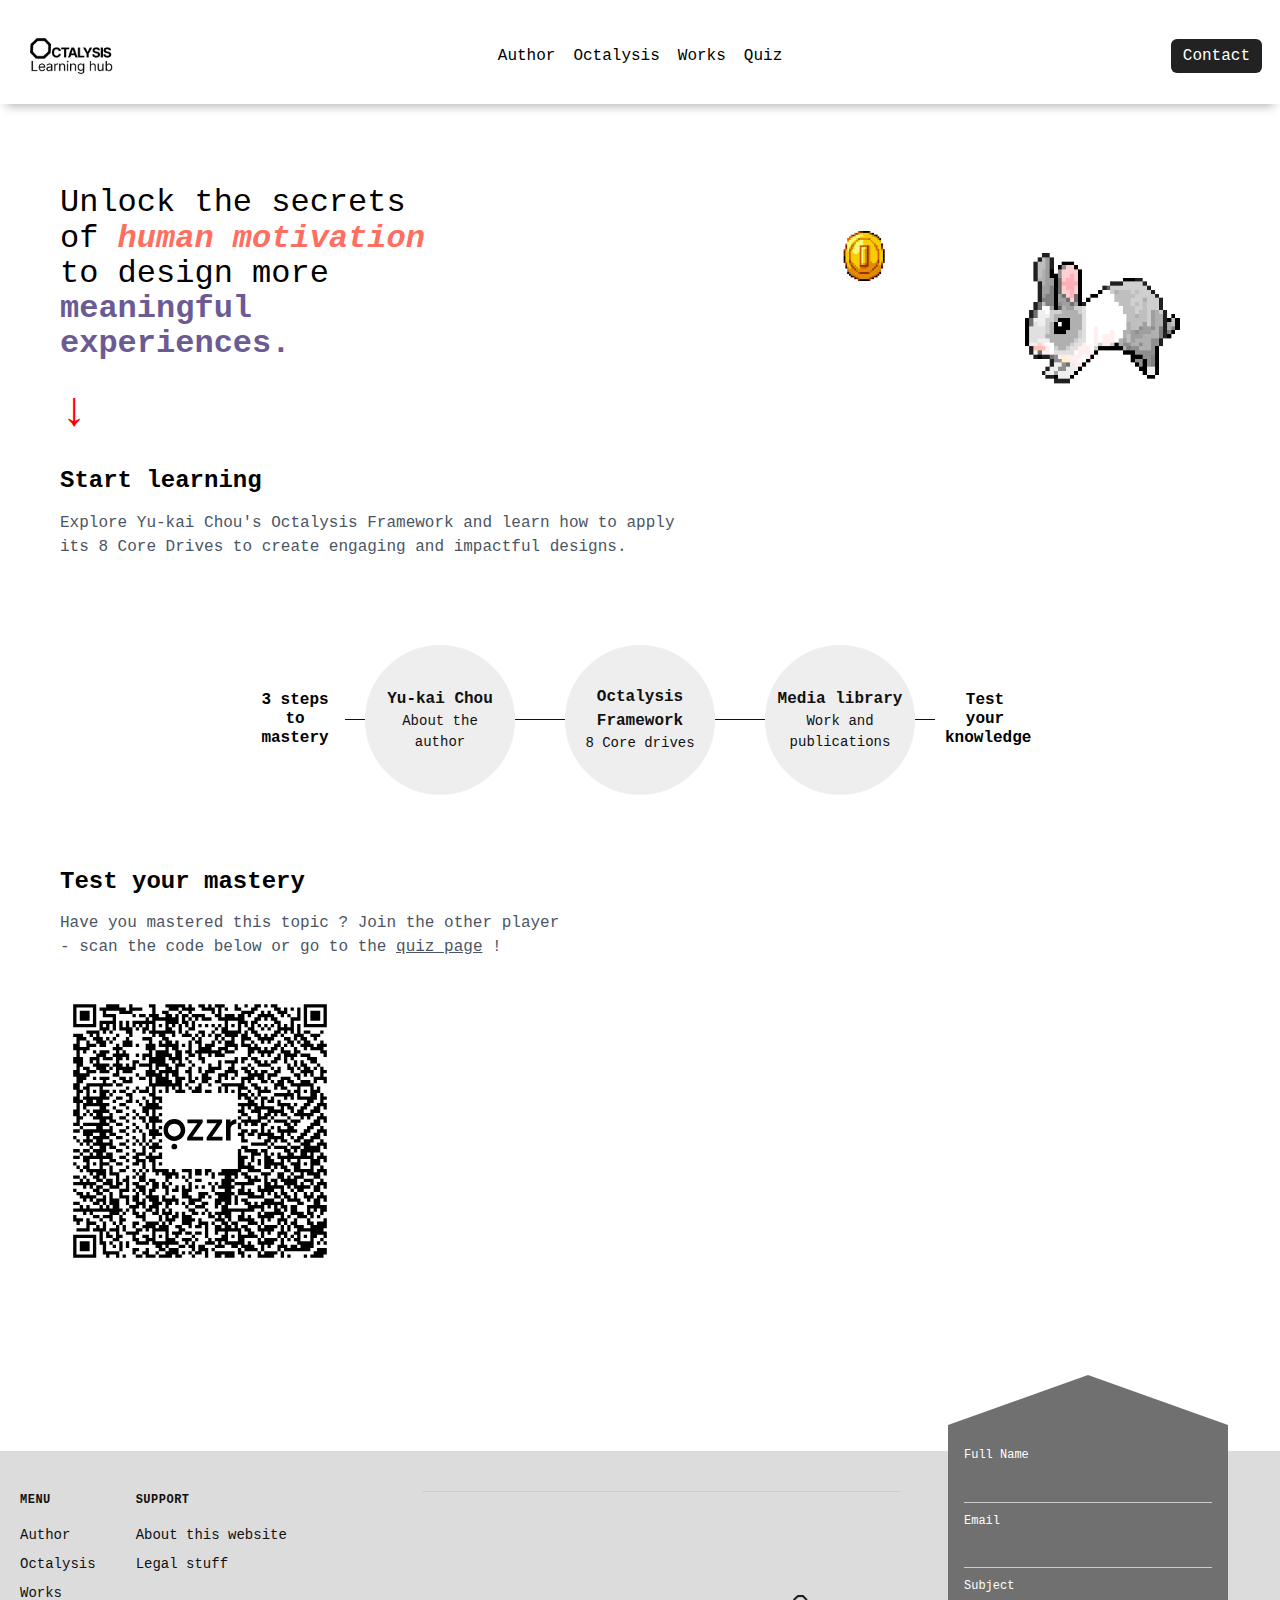
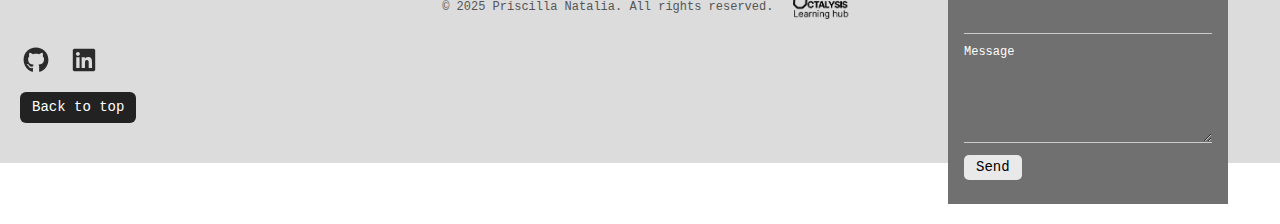
<file: index.html>
<!DOCTYPE html>
<html lang="en">
<head>
    <meta charset="UTF-8">
    <meta name="viewport" content="width=device-width, initial-scale=1.0">
    <title>Octalysis - Learning hub</title>
    <link rel="stylesheet" href="style.css">
    <link rel="stylesheet" href="reset.css">
    <link rel="icon" href="img/logo-web-octalysis.png" type="image/png">

</head>
<body>
    <header>
        <div class="header-inner">
            <a href="index.html" class="logo">
                <img src="img/logo-octalysis.png" alt="Octalysis logo" height="36">
            </a>
            <button id="nav-toggle" class="nav-toggle" aria-expanded="false" aria-controls="main-nav" aria-label="Toggle menu">
                <span></span>
                <span></span>
                <span></span>
            </button>
            <nav id="main-nav" class="main-nav" aria-hidden="true">
                <ul class="nav-center">
                    <li><a href="mastery-1.html">Author</a></li>
                    <li><a href="mastery-2.html">Octalysis</a></li>
                    <li><a href="mastery-3.html">Works</a></li>
                    <li><a href="mastery-4.html">Quiz</a></li>
                </ul>
                
                    <li><a href="#contact" class="contact-btn">Contact</a></li>
            </nav>
        </div>
    </header>
    <main>
        <section class="head-content">
            <div>
                <h1>Unlock the secrets of <span class="text-style-1">human motivation</span> to design more <span class="text-style-2">meaningful experiences.</span> </h1>
                <p class="arrow">↓</p>
            </div>
            <div class="head-gifs">
                <img class="head-gif-1" src="img/coin.gif" alt="coin spinning gif">
                <img class="head-gif-2" src="img/rabbit.gif" alt="rabbit jumping gif">
            </div>
        </section>
        <section>
            <div class="sub-text">
                <h2>Start learning</h2>
                <p>Explore Yu-kai Chou's Octalysis Framework and learn how to apply its 8 Core Drives to create engaging and impactful designs.</p>
            </div>
            <div class="main-cat">
                <!-- vertical lines with circle buttons -->
                <p class="main-cat-caption">3 steps to mastery</p>
                <div class="line">
                    <div class="line-short"></div>
                </div>
                <div class="circle">
                    <a class="circle-btn" href="mastery-1.html">
                        <p class="">Yu-kai Chou</p>
                        <p>About the author</p>
                    </a>
                </div>
                <div class="line">
                    <div class="line-long"></div>
                </div>
                <div class="circle">
                    <a class="circle-btn" href="mastery-2.html">
                        <p>Octalysis Framework</p>
                        <p>8 Core drives</p>
                    </a>
                </div>
                <div class="line">
                    <div class="line-long"></div>
                </div>
                <div class="circle">
                    <a class="circle-btn" href="mastery-3.html">
                        <p>Media library</p>
                        <p>Work and publications</p>
                    </a>
                </div>
                <div class="line">
                    <div class="line-short"></div>
                </div>
                <p class="main-cat-caption">Test your knowledge</p>
            </div>
        </section>
        <section>
            <!-- leaderboard -->
            <div class="sub-text">
                <h2>Test your mastery</h2>
                <p>Have you mastered this topic ? Join the other player - scan the code below or go to the <a href="mastery-4.html">quiz page</a> ! </p>
            <img src="img/testknowledge.svg" width="280" alt="Test your knowledge QR code">
            </div>
        </section>
    </main>
    <footer id="contact" class="pn-footer">
      <div class="pn-footer__content">
        <!-- Left side content -->
        <div class="pn-footer__left">
          <!-- Menu column -->
          <div class="pn-footer__nav-column">
            <p class="pn-footer__nav-title">menu</p>
            <ul class="pn-footer__nav-list">
              <li><a href="mastery-1.html" class="pn-footer__link">Author</a></li>
              <li><a href="mastery-2.html" class="pn-footer__link">Octalysis</a></li>
              <li><a href="mastery-3.html" class="pn-footer__link">Works</a></li>
            </ul>
          </div>

          <!-- Support column -->
          <div class="pn-footer__nav-column">
            <p class="pn-footer__nav-title">support</p>
            <ul class="pn-footer__nav-list">
              <li><a href="about.html" class="pn-footer__link">About this website</a></li>
              <li><a href="legal.html" class="pn-footer__link">Legal stuff</a></li>
            </ul>
          </div>

          <!-- Social links and back to top -->
          <div class="pn-footer__social-wrapper">
            <div class="pn-footer__social-links">
              <a href="https://github.com/Natalialalaa" target="_blank" rel="noopener noreferrer" class="pn-footer__social-link">
                <img src="img/github-brands-solid-full.svg" alt="GitHub icon" height="32">
              </a>
              <a href="https://www.linkedin.com/in/priscillanataliadev/" target="_blank" rel="noopener noreferrer" class="pn-footer__social-link">
                <img src="img/linkedin-brands-solid-full.svg" alt="LinkedIn icon" height="32">
              </a>
            </div>
            <a href="#top" class="pn-footer__back-to-top">Back to top</a>
          </div>
        </div>

      <!-- Right side - Envelope form -->
      <div class="pn-footer__form-wrapper">
        <div class="pn-footer__triangle"></div>

        <form
          class="pn-footer__form"
          action="https://formspree.io/f/mrbnvkww"
          method="POST"
        >
          <div class="pn-footer__form-group">
            <label for="fullname" class="pn-footer__label">Full Name</label>
            <input
              type="text"
              id="fullname"
              name="fullname"
              required
              class="pn-footer__input"
            >
          </div>

          <div class="pn-footer__form-group">
            <label for="email" class="pn-footer__label">Email</label>
            <input
              type="email"
              id="email"
              name="email"
              required
              class="pn-footer__input"
            >
          </div>

          <div class="pn-footer__form-group">
            <label for="subject" class="pn-footer__label">Subject</label>
            <input
              type="text"
              id="subject"
              name="subject"
              required
              class="pn-footer__input"
            >
          </div>

          <div class="pn-footer__form-group">
            <label for="message" class="pn-footer__label">Message</label>
            <textarea
              id="message"
              name="message"
              required
              class="pn-footer__textarea"
            ></textarea>
          </div>

          <!-- Optional anti-spam -->
          <input type="text" name="_gotcha" style="display:none">

          <button type="submit" class="pn-footer__submit">Send</button>
        </form>
      </div>

      <!-- Bottom bar -->
      <div class="pn-footer__bottom">
        <p class="pn-footer__copyright">&copy; 2025 Priscilla Natalia. All rights reserved.</p>
        <img src="img/logo-octalysis.png" alt="Octalysis logo" class="pn-footer__logo">
      </div>
    </footer>
    <script src="nav.js" defer></script>
    <script src="octagon.js" defer></script>
</body>
</file>
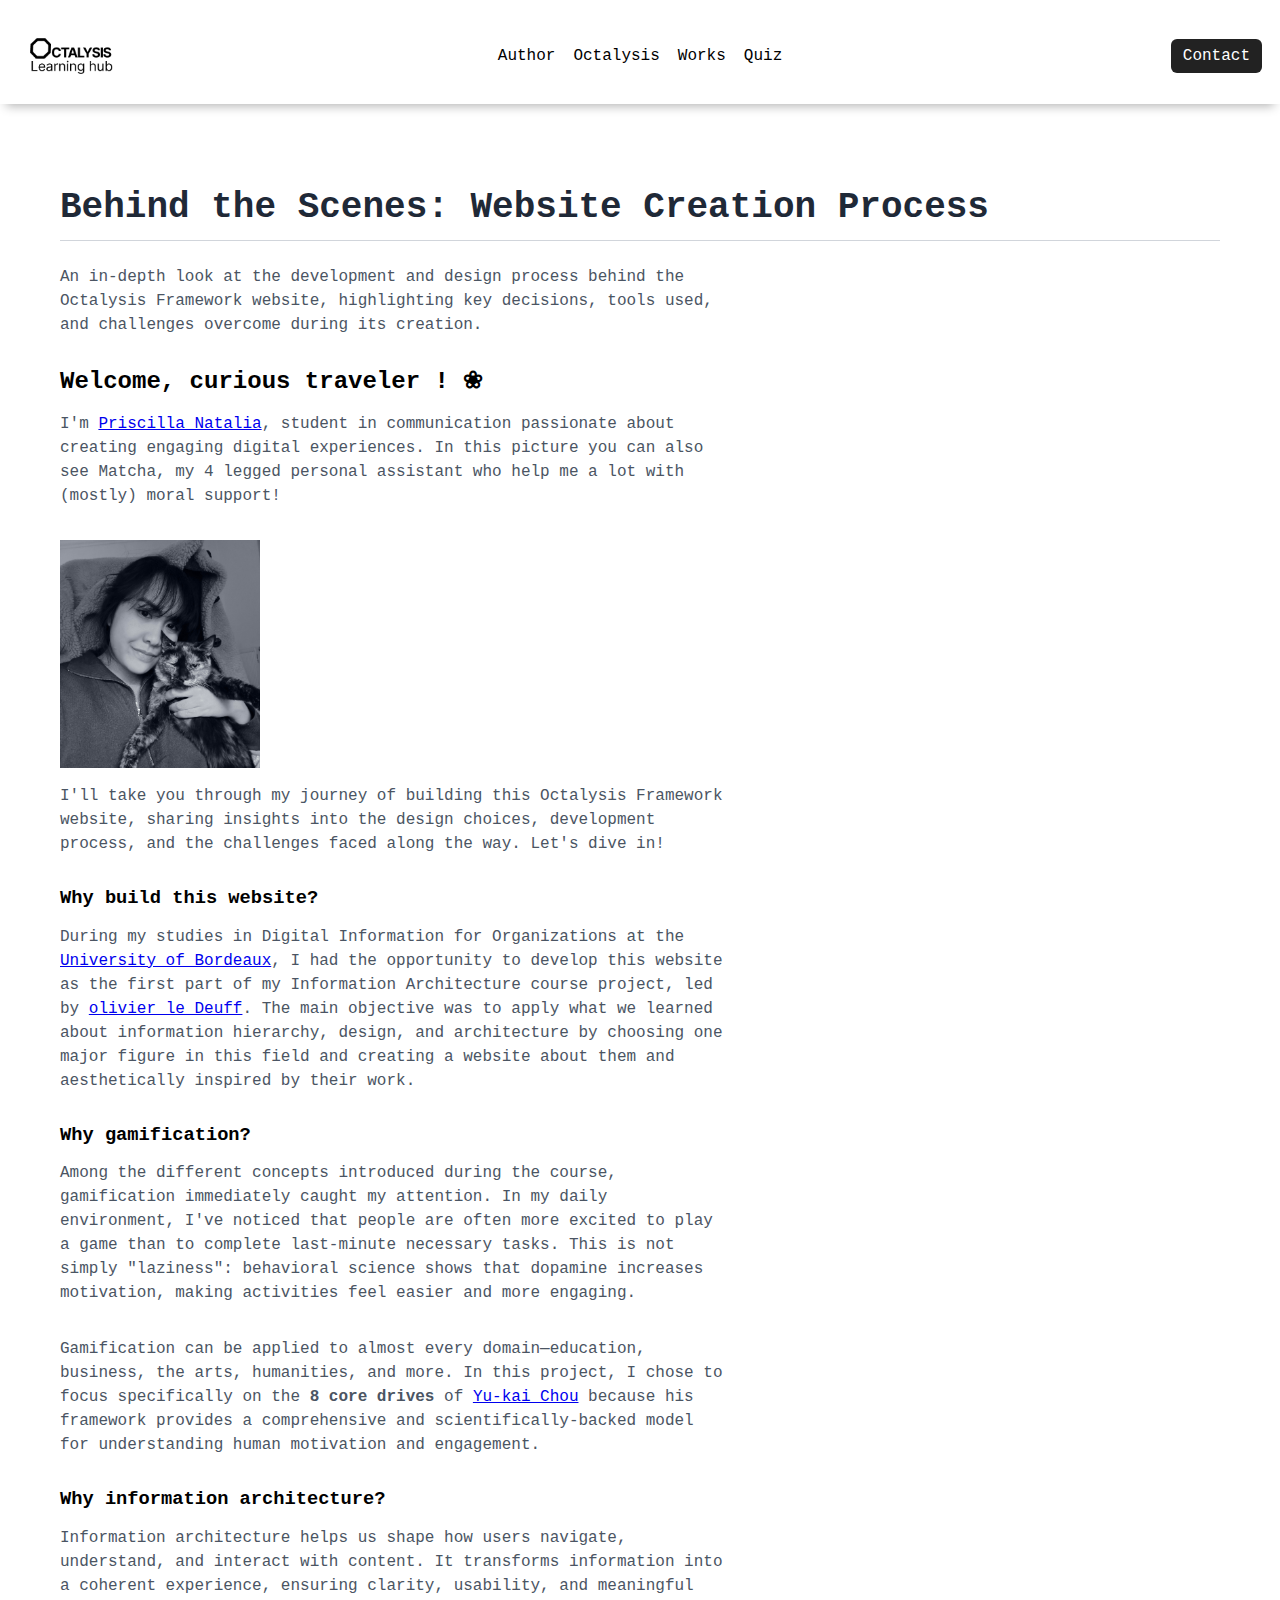
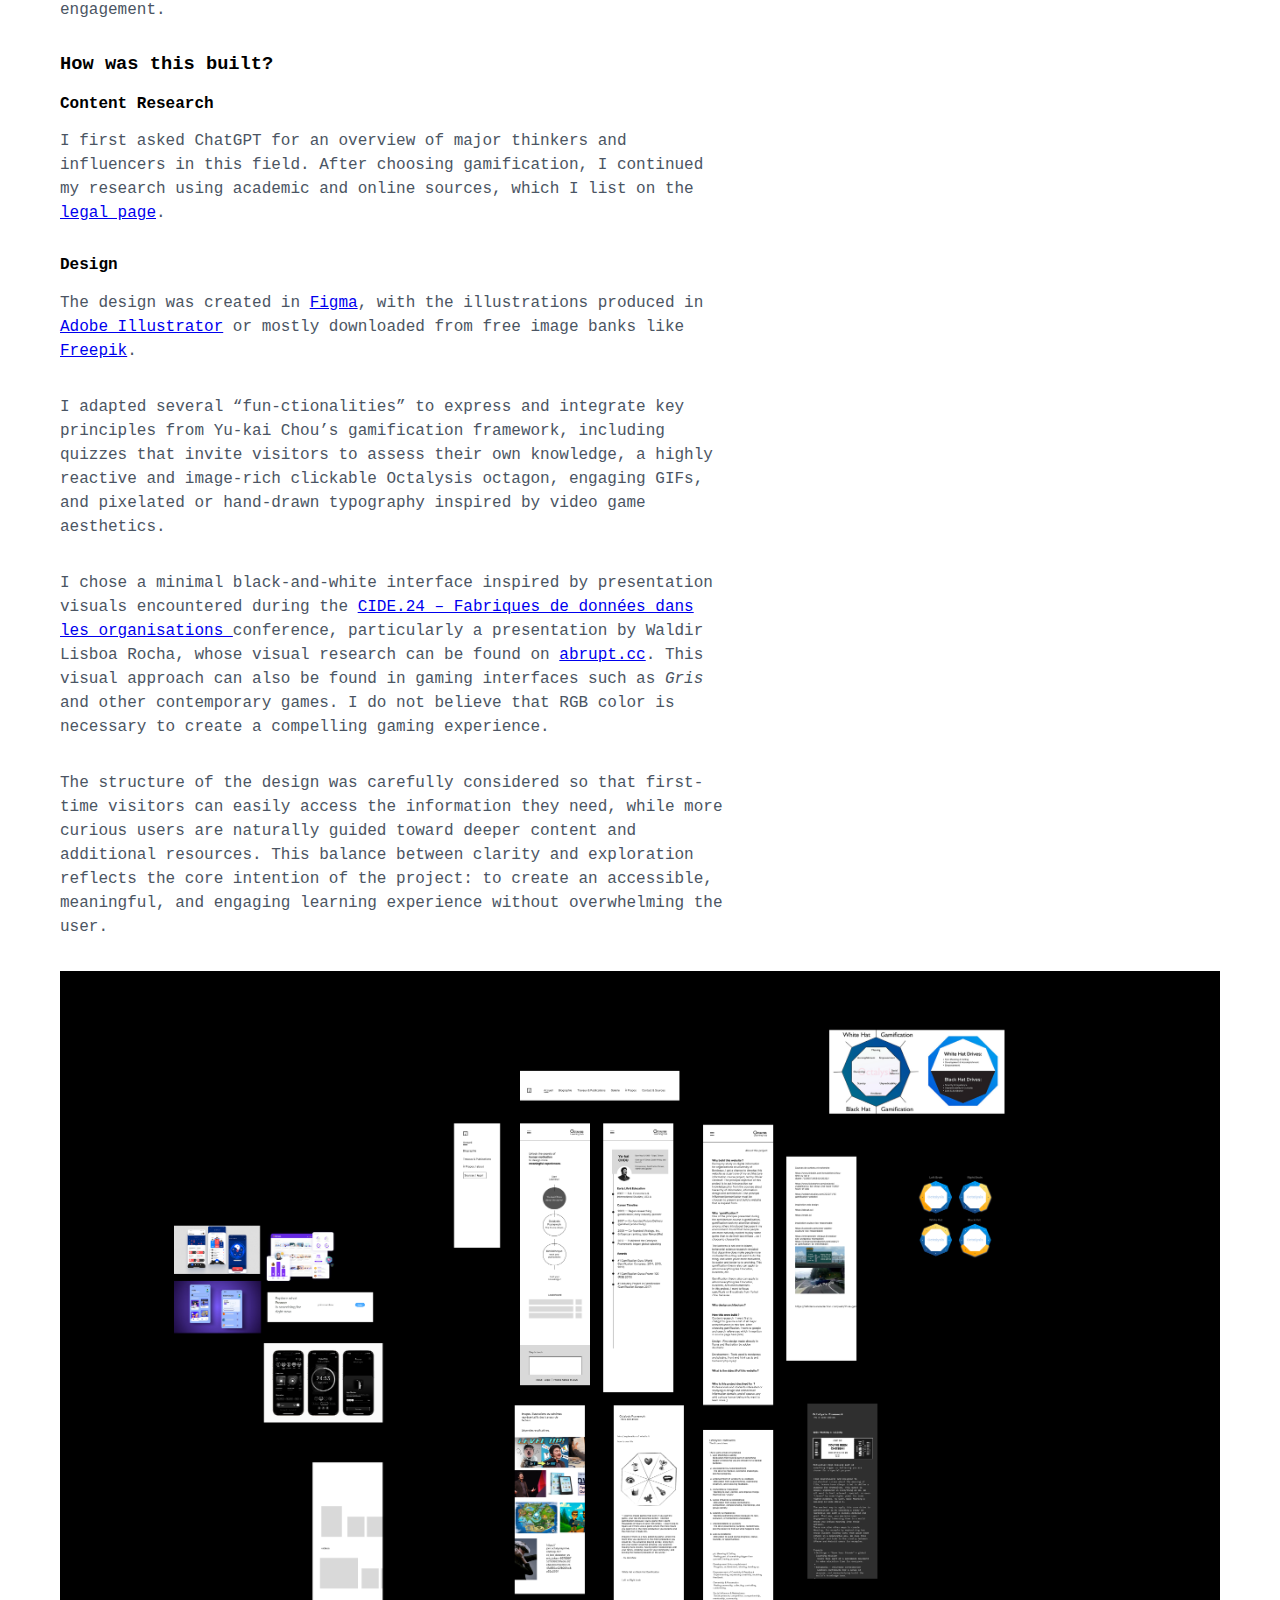
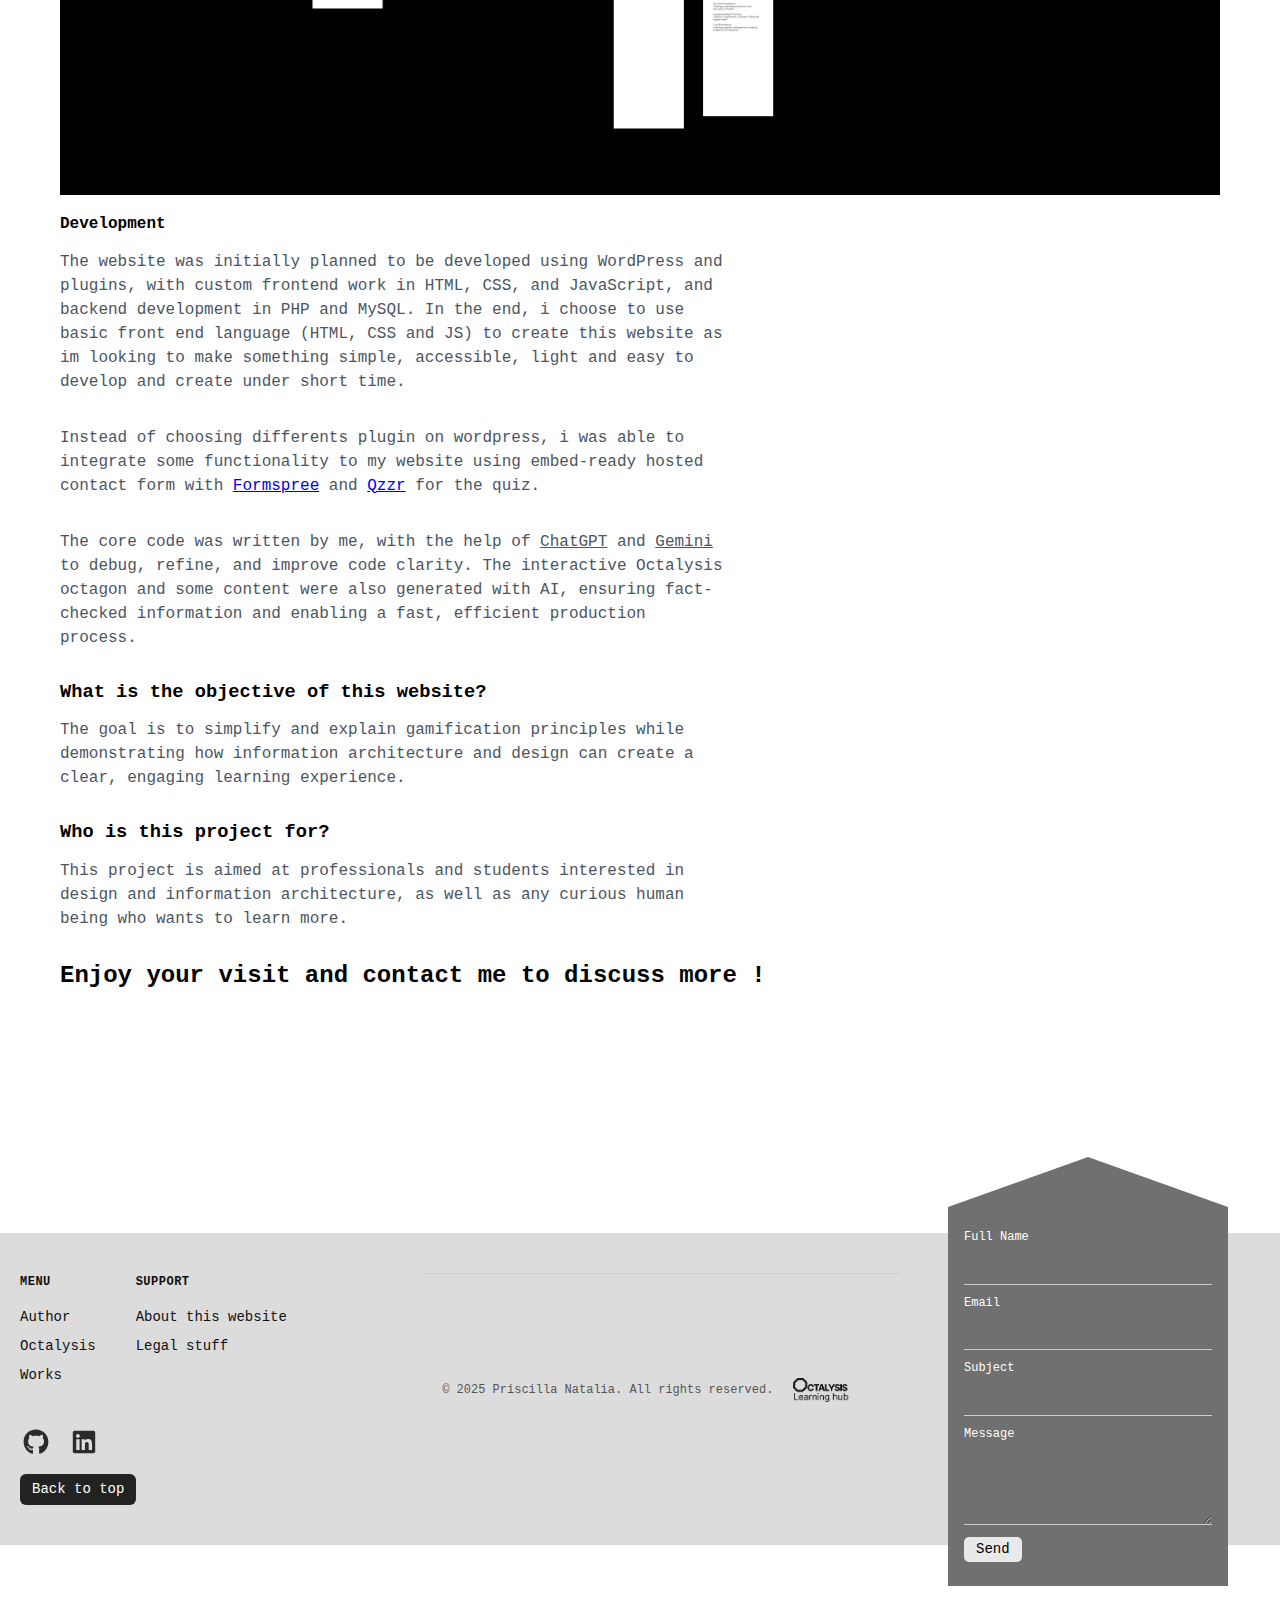
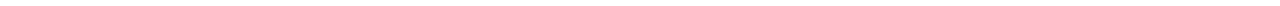
<file: about.html>
<!DOCTYPE html>
<html lang="en">
<head>
    <meta charset="UTF-8">
    <meta name="viewport" content="width=device-width, initial-scale=1.0">
    <title>Behind the scenes : Website creation process</title>
    <link rel="stylesheet" href="style.css">
    <link rel="stylesheet" href="reset.css">
    <link rel="icon" href="img/logo-web-octalysis.png" type="image/png">
</head>
<body> 
    <header>
        <div class="header-inner">
            <a href="index.html" class="logo">
                <img src="img/logo-octalysis.png" alt="Octalysis logo" height="36">
            </a>
            <button id="nav-toggle" class="nav-toggle" aria-expanded="false" aria-controls="main-nav" aria-label="Toggle menu">
                <span></span>
                <span></span>
                <span></span>
            </button>
            <nav id="main-nav" class="main-nav" aria-hidden="true">
                <ul class="nav-center">
                    <li><a href="mastery-1.html">Author</a></li>
                    <li><a href="mastery-2.html">Octalysis</a></li>
                    <li><a href="mastery-3.html">Works</a></li>
                    <li><a href="mastery-4.html">Quiz</a></li>
                </ul>
                
                    <li><a href="#contact" class="contact-btn">Contact</a></li>
            </nav>
        </div>
    </header>
    <main class="mg-body-padding">
        <div class="mg-container"> <!-- Using custom container class for max-width and centering -->
        
            <!-- Gallery Header and Filter Controls -->
            <div class="mg-header"> <!-- Contains all header styling -->
                <h1>
                    Behind the Scenes: Website Creation Process
                </h1>
                <p>
                    An in-depth look at the development and design process behind the Octalysis Framework website, highlighting key decisions, tools used, and challenges overcome during its creation.
                </p>
                <section>
                <article class="about-creator">
                    <h2>Welcome, curious traveler ! ❀ </h2>
                    <p> I'm <a href="https://www.linkedin.com/in/priscillanataliadev" class="profile-link">Priscilla Natalia</a>, student in communication passionate about creating engaging digital experiences.
                      In this picture you can also see Matcha, my 4 legged personal assistant who help me a lot with (mostly) moral support!
                    </p>
                    <img src="img/natalia-and-matcha.jpg" alt="priscilla natalia and her cat assistant matcha" width="200">
                      <p>
                      I'll take you through my journey of building this Octalysis Framework website, sharing insights into the design choices,
                      development process, and the challenges faced along the way. Let's dive in!</p>
                  </article>
                  <section class="about-section">
                    <h3 class="about-title">Why build this website?</h3>
                    <p class="about-text">
                        During my studies in Digital Information for Organizations at the <a href="https://formations.u-bordeaux-montaigne.fr/fr/catalogue-des-formations/bachelor-universitaire-de-technologie-BUT/but-information-numerique-dans-les-organisations-KQMDU7EY.html" class="school-link">University of Bordeaux</a>, 
                      I had the opportunity to develop this website as the first part of my Information Architecture 
                      course project, led by <a href="https://fr.wikipedia.org/wiki/Olivier_Le_Deuff" class="teacher-link">olivier le Deuff</a>. The main objective was to apply what we learned 
                      about information hierarchy, design, and architecture by choosing one major figure in this field and creating a website about them and aesthetically inspired by their work.
                    </p>

                    <h3 class="about-title">Why gamification?</h3>
                    <p class="about-text">
                      Among the different concepts introduced during the course, gamification immediately caught my 
                      attention. In my daily environment, I've noticed that people are often more excited to play a 
                      game than to complete last-minute necessary tasks. This is not simply "laziness": behavioral science 
                      shows that dopamine increases motivation, making activities feel easier and more engaging.
                    </p>

                    <p class="about-text">
                        Gamification can be applied to almost every domain—education, business, the arts, humanities, 
                        and more. In this project, I chose to focus specifically on the <strong>8 core drives</strong> 
                        of <a href="https://www.yukaichou.com/" class="about-link">Yu-kai Chou</a> because his framework provides a comprehensive and scientifically-backed model for understanding human motivation and engagement.
                    </p>

                    <h3 class="about-title">Why information architecture?</h3>
                    <p class="about-text">
                        Information architecture helps us shape how users navigate, understand, and interact with 
                        content. It transforms information into a coherent experience, ensuring clarity, usability, 
                        and meaningful engagement.
                    </p>

                    <h3 class="about-title">How was this built?</h3>
                    <h4 class="about-subtitle">Content Research</h4>
                    <p class="about-text">
                        I first asked ChatGPT for an overview of major thinkers and influencers in this field. 
                        After choosing gamification, I continued my research using academic and online sources, 
                        which I list on the <a href="legal.html" class="legal-link">legal page</a>.
                    </p>

                    <h4 class="about-subtitle">Design</h4>
                    <p class="about-text">
                      The design was created in <a href="https://www.figma.com/" class="about-link">Figma</a>, with the illustrations produced in <a href="https://www.adobe.com/products/illustrator.html" class="about-link">Adobe Illustrator</a> or mostly downloaded from free image banks like <a href="https://www.freepik.com/" class="about-link">Freepik</a>.
                    </p>
                    <p>
<p>
  I adapted several “fun-ctionalities” to express and integrate key principles from Yu-kai Chou’s gamification framework,
  including quizzes that invite visitors to assess their own knowledge, a highly reactive and image-rich clickable Octalysis octagon,
  engaging GIFs, and pixelated or hand-drawn typography inspired by video game aesthetics.
</p>
<p>
  I chose a minimal black-and-white interface inspired by presentation visuals encountered during the
  <a href="https://mica.u-bordeaux-montaigne.fr/events/cide-24-fabriques-de-donnees-dans-les-organisations/" class="cide-link">
    CIDE.24 – Fabriques de données dans les organisations
  </a>
  conference, particularly a presentation by Waldir Lisboa Rocha, whose visual research can be found on
  <a href="https://abrupt.cc/" class="abrupt-linl">abrupt.cc</a>.
  This visual approach can also be found in gaming interfaces such as <em>Gris</em> and other contemporary games.
  I do not believe that RGB color is necessary to create a compelling gaming experience.
</p>
<p>
  The structure of the design was carefully considered so that first-time visitors can easily access the information they need,
  while more curious users are naturally guided toward deeper content and additional resources.
  This balance between clarity and exploration reflects the core intention of the project:
  to create an accessible, meaningful, and engaging learning experience without overwhelming the user.
</p>


                    </p>
                    <img src="img/figma-octalysis.png" alt="Figma design screenshot" class="about-image">

                    <h4 class="about-subtitle">Development</h4>
                    <p class="about-text">
                        The website was initially planned to be developed using WordPress and plugins, with custom frontend work in HTML, 
                        CSS, and JavaScript, and backend development in PHP and MySQL. In the end, i choose to use basic front end language (HTML, CSS and JS) 
                        to create this website as im looking to make something simple, accessible, light and easy to develop and create under short time. 
                    </p>
                    <p>
                        Instead of choosing differents plugin on wordpress, i was able to integrate some functionality to my website using embed-ready 
                        hosted contact form with <a href="https://formspree.io/" class="about-link">Formspree</a> and <a href="https://qzzr.com/" class="about-link">Qzzr</a> for the quiz.
                    </p>
                    <p>
                    The core code was written by me, with the help of
                    <a href="https://chat.openai.com" target="_blank" rel="noopener">ChatGPT</a>
                    and
                    <a href="https://gemini.google.com" target="_blank" rel="noopener">Gemini</a>
                    to debug, refine, and improve code clarity.
                    The interactive Octalysis octagon and some content were also generated with AI,
                    ensuring fact-checked information and enabling a fast, efficient production process.
                  </p>


                    <h3 class="about-title">What is the objective of this website?</h3>
                    <p class="about-text">
                        The goal is to simplify and explain gamification principles while demonstrating how 
                        information architecture and design can create a clear, engaging learning experience.
                    </p>

                    <h3 class="about-title">Who is this project for?</h3>
                    <p class="about-text">
                        This project is aimed at professionals and students interested in design and information 
                        architecture, as well as any curious human being who wants to learn more.
                    </p>
                    <h2>Enjoy your visit and contact me to discuss more !</h2>
                </section>
            </div>
        </div> <!-- End of mg-container -->
    </main>
    <footer id="contact" class="pn-footer">
      <div class="pn-footer__content">
        <!-- Left side content -->
        <div class="pn-footer__left">
          <!-- Menu column -->
          <div class="pn-footer__nav-column">
            <p class="pn-footer__nav-title">menu</p>
            <ul class="pn-footer__nav-list">
              <li><a href="mastery-1.html" class="pn-footer__link">Author</a></li>
              <li><a href="mastery-2.html" class="pn-footer__link">Octalysis</a></li>
              <li><a href="mastery-3.html" class="pn-footer__link">Works</a></li>
            </ul>
          </div>

          <!-- Support column -->
          <div class="pn-footer__nav-column">
            <p class="pn-footer__nav-title">support</p>
            <ul class="pn-footer__nav-list">
              <li><a href="about.html" class="pn-footer__link">About this website</a></li>
              <li><a href="legal.html" class="pn-footer__link">Legal stuff</a></li>
            </ul>
          </div>

          <!-- Social links and back to top -->
          <div class="pn-footer__social-wrapper">
            <div class="pn-footer__social-links">
              <a href="https://github.com/Natalialalaa" target="_blank" rel="noopener noreferrer" class="pn-footer__social-link">
                <img src="img/github-brands-solid-full.svg" alt="GitHub icon" height="32">
              </a>
              <a href="https://www.linkedin.com/in/priscillanataliadev/" target="_blank" rel="noopener noreferrer" class="pn-footer__social-link">
                <img src="img/linkedin-brands-solid-full.svg" alt="LinkedIn icon" height="32">
              </a>
            </div>
            <a href="#top" class="pn-footer__back-to-top">Back to top</a>
          </div>
        </div>

      <!-- Right side - Envelope form -->
      <div class="pn-footer__form-wrapper">
        <div class="pn-footer__triangle"></div>

        <form
          class="pn-footer__form"
          action="https://formspree.io/f/mrbnvkww"
          method="POST"
        >
          <div class="pn-footer__form-group">
            <label for="fullname" class="pn-footer__label">Full Name</label>
            <input
              type="text"
              id="fullname"
              name="fullname"
              required
              class="pn-footer__input"
            >
          </div>

          <div class="pn-footer__form-group">
            <label for="email" class="pn-footer__label">Email</label>
            <input
              type="email"
              id="email"
              name="email"
              required
              class="pn-footer__input"
            >
          </div>

          <div class="pn-footer__form-group">
            <label for="subject" class="pn-footer__label">Subject</label>
            <input
              type="text"
              id="subject"
              name="subject"
              required
              class="pn-footer__input"
            >
          </div>

          <div class="pn-footer__form-group">
            <label for="message" class="pn-footer__label">Message</label>
            <textarea
              id="message"
              name="message"
              required
              class="pn-footer__textarea"
            ></textarea>
          </div>

          <!-- Optional anti-spam -->
          <input type="text" name="_gotcha" style="display:none">

          <button type="submit" class="pn-footer__submit">Send</button>
        </form>
      </div>

      <!-- Bottom bar -->
      <div class="pn-footer__bottom">
        <p class="pn-footer__copyright">&copy; 2025 Priscilla Natalia. All rights reserved.</p>
        <img src="img/logo-octalysis.png" alt="Octalysis logo" class="pn-footer__logo">
      </div>
    </footer>
</body>
</file>
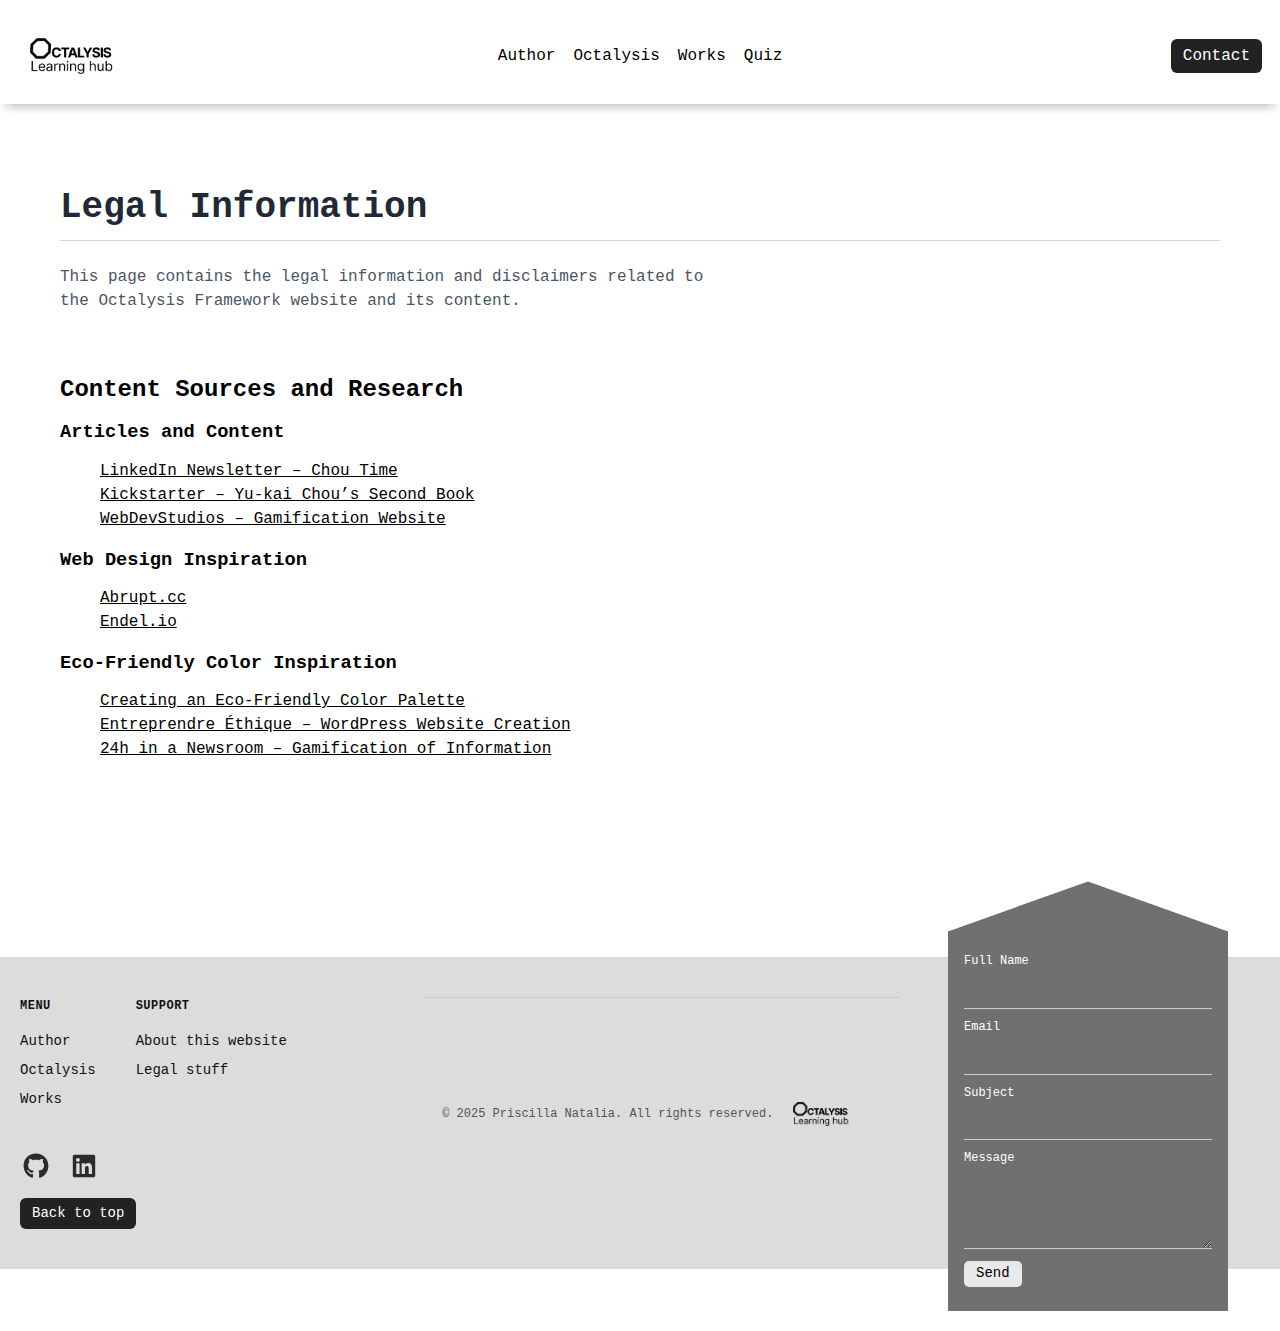
<file: legal.html>
<!DOCTYPE html>
<html lang="en">
<head>
    <meta charset="UTF-8">
    <meta name="viewport" content="width=device-width, initial-scale=1.0">
    <title>Legal</title>
    <link rel="stylesheet" href="style.css">
    <link rel="stylesheet" href="reset.css">
    <link rel="icon" href="img/logo-web-octalysis.png" type="image/png">
</head>
<body> 
    <header>
        <div class="header-inner">
            <a href="index.html" class="logo">
                <img src="img/logo-octalysis.png" alt="Octalysis logo" height="36">
            </a>
            <button id="nav-toggle" class="nav-toggle" aria-expanded="false" aria-controls="main-nav" aria-label="Toggle menu">
                <span></span>
                <span></span>
                <span></span>
            </button>
            <nav id="main-nav" class="main-nav" aria-hidden="true">
                <ul class="nav-center">
                    <li><a href="mastery-1.html">Author</a></li>
                    <li><a href="mastery-2.html">Octalysis</a></li>
                    <li><a href="mastery-3.html">Works</a></li>
                    <li><a href="mastery-4.html">Quiz</a></li>
                </ul>
                
                    <li><a href="#contact" class="contact-btn">Contact</a></li>
            </nav>
        </div>
    </header>
    <main class="mg-body-padding">
        <div class="mg-container"> <!-- Using custom container class for max-width and centering -->
        
            <!-- Gallery Header and Filter Controls -->
            <div class="mg-header"> <!-- Contains all header styling -->
                <h1>
                    Legal Information
                </h1>
                <p>
                    This page contains the legal information and disclaimers related to the Octalysis Framework website and its content.
                </p>
                <!-- Filter Buttons Container -->
            </div>
                <section class="sources-section">
    <h2>Content Sources and Research</h2>

    <div class="sources-block">
        <h3>Articles and Content</h3>
        <ul class="sources-list">
            <li>
                <a href="https://www.linkedin.com/newsletters/chou-time-yu-kai-s-digest-7330607346542436352/" target="_blank">
                    LinkedIn Newsletter – Chou Time
                </a>
            </li>

            <li>
                <a href="https://www.kickstarter.com/projects/yudashkai/yu-kai-chous-2nd-book-10000-hours-of-play" target="_blank">
                    Kickstarter – Yu-kai Chou’s Second Book
                </a>
            </li>

            <li>
                <a href="https://webdevstudios.com/2022/11/10/gamification-website/" target="_blank">
                    WebDevStudios – Gamification Website
                </a>
            </li>
        </ul>
    </div>

    <div class="sources-block">
        <h3>Web Design Inspiration</h3>
        <ul class="sources-list">
            <li><a href="https://abrupt.cc/" target="_blank">Abrupt.cc</a></li>
            <li><a href="https://endel.io/" target="_blank">Endel.io</a></li>
        </ul>
    </div>

    <div class="sources-block">
        <h3>Eco-Friendly Color Inspiration</h3>
        <ul class="sources-list">
            <li>
                <a href="https://luciecolin.com/creer-palette-couleurs-eco-responsable/" target="_blank">
                    Creating an Eco-Friendly Color Palette
                </a>
            </li>

            <li>
                <a href="https://entreprendre-ethique.fr/creation-site-wordpress-montpellier/" target="_blank">
                    Entreprendre Éthique – WordPress Website Creation
                </a>
            </li>

            <li>
                <a href="https://24hdansuneredaction.com/web/21-la-gamification-de-linformation/" target="_blank">
                    24h in a Newsroom – Gamification of Information
                </a>
            </li>
        </ul>
    </div>
                </section>
        </div> <!-- End of mg-container -->
    </main>
    <footer id="contact" class="pn-footer">
      <div class="pn-footer__content">
        <!-- Left side content -->
        <div class="pn-footer__left">
          <!-- Menu column -->
          <div class="pn-footer__nav-column">
            <p class="pn-footer__nav-title">menu</p>
            <ul class="pn-footer__nav-list">
              <li><a href="mastery-1.html" class="pn-footer__link">Author</a></li>
              <li><a href="mastery-2.html" class="pn-footer__link">Octalysis</a></li>
              <li><a href="mastery-3.html" class="pn-footer__link">Works</a></li>
            </ul>
          </div>

          <!-- Support column -->
          <div class="pn-footer__nav-column">
            <p class="pn-footer__nav-title">support</p>
            <ul class="pn-footer__nav-list">
              <li><a href="about.html" class="pn-footer__link">About this website</a></li>
              <li><a href="legal.html" class="pn-footer__link">Legal stuff</a></li>
            </ul>
          </div>

          <!-- Social links and back to top -->
          <div class="pn-footer__social-wrapper">
            <div class="pn-footer__social-links">
              <a href="https://github.com/Natalialalaa" target="_blank" rel="noopener noreferrer" class="pn-footer__social-link">
                <img src="img/github-brands-solid-full.svg" alt="GitHub icon" height="32">
              </a>
              <a href="https://www.linkedin.com/in/priscillanataliadev/" target="_blank" rel="noopener noreferrer" class="pn-footer__social-link">
                <img src="img/linkedin-brands-solid-full.svg" alt="LinkedIn icon" height="32">
              </a>
            </div>
            <a href="#top" class="pn-footer__back-to-top">Back to top</a>
          </div>
        </div>

      <!-- Right side - Envelope form -->
      <div class="pn-footer__form-wrapper">
        <div class="pn-footer__triangle"></div>

        <form
          class="pn-footer__form"
          action="https://formspree.io/f/mrbnvkww"
          method="POST"
        >
          <div class="pn-footer__form-group">
            <label for="fullname" class="pn-footer__label">Full Name</label>
            <input
              type="text"
              id="fullname"
              name="fullname"
              required
              class="pn-footer__input"
            >
          </div>

          <div class="pn-footer__form-group">
            <label for="email" class="pn-footer__label">Email</label>
            <input
              type="email"
              id="email"
              name="email"
              required
              class="pn-footer__input"
            >
          </div>

          <div class="pn-footer__form-group">
            <label for="subject" class="pn-footer__label">Subject</label>
            <input
              type="text"
              id="subject"
              name="subject"
              required
              class="pn-footer__input"
            >
          </div>

          <div class="pn-footer__form-group">
            <label for="message" class="pn-footer__label">Message</label>
            <textarea
              id="message"
              name="message"
              required
              class="pn-footer__textarea"
            ></textarea>
          </div>

          <!-- Optional anti-spam -->
          <input type="text" name="_gotcha" style="display:none">

          <button type="submit" class="pn-footer__submit">Send</button>
        </form>
      </div>

      <!-- Bottom bar -->
      <div class="pn-footer__bottom">
        <p class="pn-footer__copyright">&copy; 2025 Priscilla Natalia. All rights reserved.</p>
        <img src="img/logo-octalysis.png" alt="Octalysis logo" class="pn-footer__logo">
      </div>
    </footer>
</body>
</file>
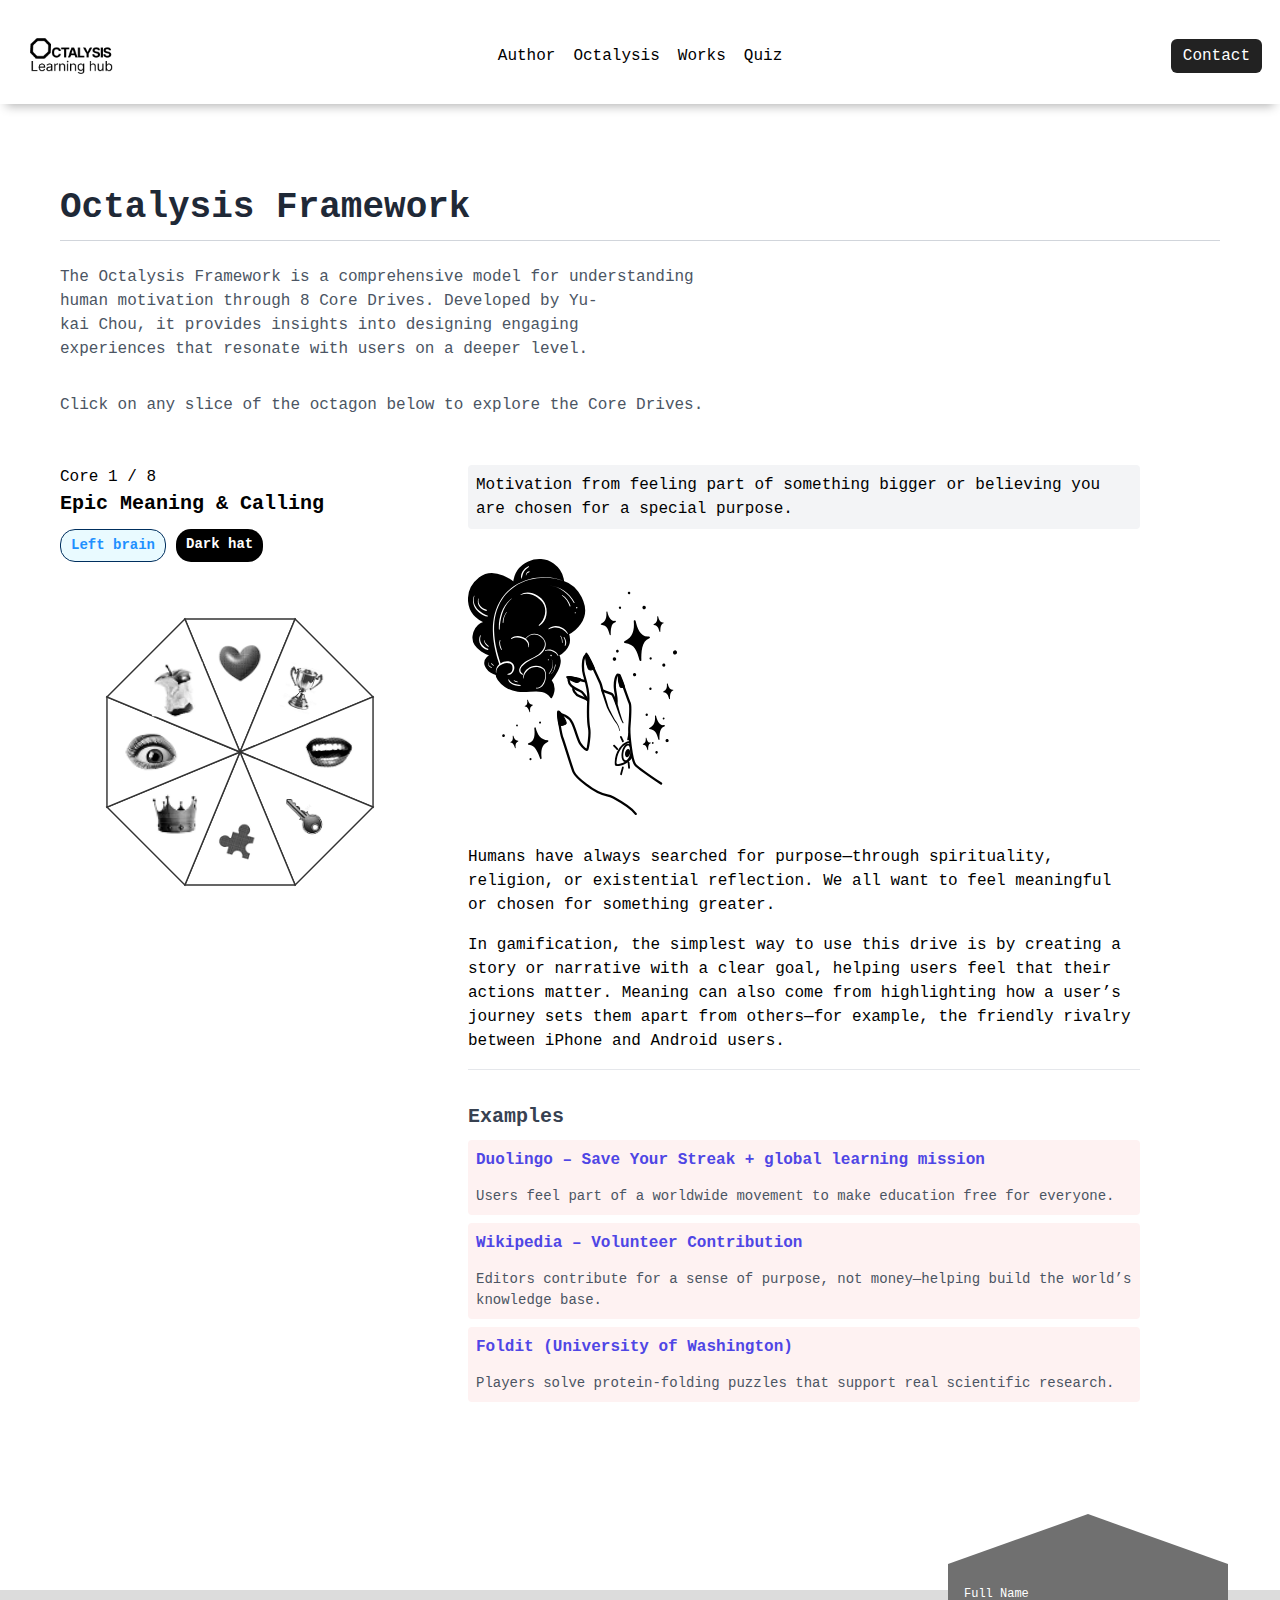
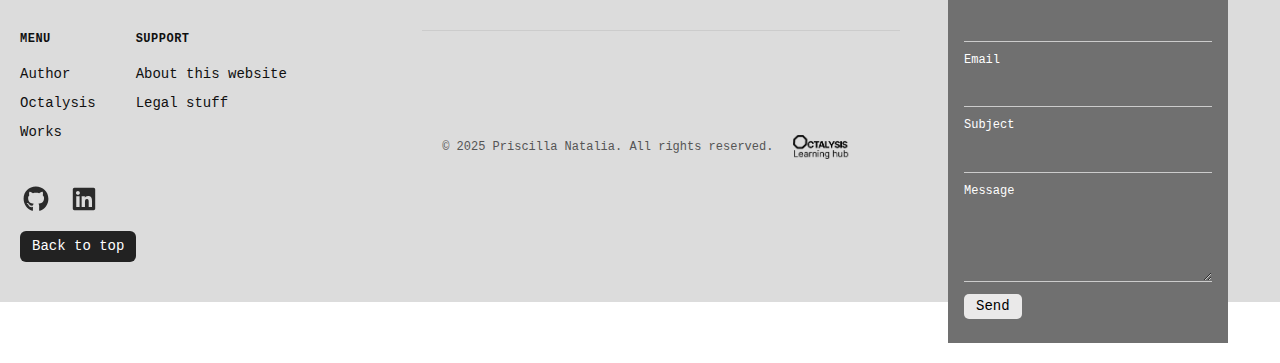
<file: mastery-2.html>
<!DOCTYPE html>
<html lang="en">
<head>
    <meta charset="UTF-8">
    <meta name="viewport" content="width=device-width, initial-scale=1.0">
    <title>8 Octalysis Gamification</title>
    <link rel="stylesheet" href="style.css">
    <link rel="stylesheet" href="reset.css">
    <link rel="icon" href="img/logo-web-octalysis.png" type="image/png">
</head>
<body>
    <header>
        <div class="header-inner">
            <a href="index.html" class="logo">
                <img src="img/logo-octalysis.png" alt="Octalysis logo" height="36">
            </a>
            <button id="nav-toggle" class="nav-toggle" aria-expanded="false" aria-controls="main-nav" aria-label="Toggle menu">
                <span></span>
                <span></span>
                <span></span>
            </button>
            <nav id="main-nav" class="main-nav" aria-hidden="true">
                <ul class="nav-center">
                    <li><a href="mastery-1.html">Author</a></li>
                    <li><a href="mastery-2.html">Octalysis</a></li>
                    <li><a href="mastery-3.html">Works</a></li>
                    <li><a href="mastery-4.html">Quiz</a></li>
                </ul>
                
                    <li><a href="#contact" class="contact-btn">Contact</a></li>
            </nav>
        </div>
    </header>
    <main class="main-content">
    <section class="introduction-section">
        <div class="sub-text">
            <h1 class="main-heading">Octalysis Framework</h1>
            <p>The Octalysis Framework is a comprehensive model for understanding human motivation through 8 Core Drives. Developed by Yu-kai Chou, it provides insights into designing engaging experiences that resonate with users on a deeper level.</p>
            <p class="click-instruction">Click on any slice of the octagon below to explore the Core Drives.</p>
        </div>
    </section>

    <section class="core-display-section">
        <div class="main-container">
            <!-- Left Column: Octagon and Summary -->
            <div class="visualization-column">
                
                <!-- Dynamic Core Drive Summary -->
                <div class="core-summary-box">
                    <p class="core-type">Core 1 / 8</p>
                    <p class="core-title">Epic Meaning &amp; Calling</p>
                    
                    <div class="core-drive-labels">
                        <p class="label-brain left">Left brain</p>
                        <p class="label-hat black">Dark hat</p>
                    </div>
                </div>

                <!-- Octagon SVG Container -->
                <div id="oct-container">
                    <svg viewBox="0 0 200 200" id="oct" aria-label="Octagon visualization of the 8 Core Drives">
                        <g id="slices"></g>
                    </svg>
                </div>

            </div>

            <!-- Right Column: Detailed Content -->
            <div class="content-column">
                <div class="core-content">
                    <!-- Initial Content for Core 1 (Matching JS Output structure) -->
                    <p class="initial-text">
                        Motivation from feeling part of something bigger or believing you are chosen 
                        for a special purpose.
                    </p>

                    <!-- Core Drive Image -->
                    <div class="image-placeholder">
                        <img 
                            src="img/core-img-1.png" 
                            alt="Epic Meaning &amp; Calling illustration" 
                            class="core-drive-image" 
                        >
                    </div>

                    <p>
                        Humans have always searched for purpose—through spirituality, religion,
                        or existential reflection. We all want to feel meaningful or chosen for something greater.
                    </p>

                    <p>
                        In gamification, the simplest way to use this drive is by creating a story or narrative
                        with a clear goal, helping users feel that their actions matter. Meaning can also come from
                        highlighting how a user’s journey sets them apart from others—for example, the friendly rivalry
                        between iPhone and Android users.
                    </p>

                    <div class="examples-container">
                        <h3 class="examples-heading">Examples</h3>

                        <div id="examples-list">
                            <!-- Initial Examples for Core 1 -->
                            <div class="example-item example-item-initial dark-hat-example">
                                <strong><a href="https://www.duolingo.com/" target="_blank" rel="noopener noreferrer">Duolingo – “Save Your Streak” + global learning mission</a></strong>
                                <p>Users feel part of a worldwide movement to make education free for everyone.</p>
                            </div>
                            <div class="example-item example-item-initial dark-hat-example">
                                <strong><a href="https://www.wikipedia.org/" target="_blank" rel="noopener noreferrer">Wikipedia – Volunteer Contribution</a></strong>
                                <p>Editors contribute for a sense of purpose, not money—helping build the world’s knowledge base.</p>
                            </div>
                            <div class="example-item example-item-initial dark-hat-example">
                                <strong><a href="https://fold.it/" target="_blank" rel="noopener noreferrer">Foldit (University of Washington)</a></strong>
                                <p>Players solve protein-folding puzzles that support real scientific research.</p>
                            </div>
                        </div>
                    </div>
                </div>
            </div>
        </div>
    </section>
    </main>
    <footer id="contact" class="pn-footer">
      <div class="pn-footer__content">
        <!-- Left side content -->
        <div class="pn-footer__left">
          <!-- Menu column -->
          <div class="pn-footer__nav-column">
            <p class="pn-footer__nav-title">menu</p>
            <ul class="pn-footer__nav-list">
              <li><a href="mastery-1.html" class="pn-footer__link">Author</a></li>
              <li><a href="mastery-2.html" class="pn-footer__link">Octalysis</a></li>
              <li><a href="mastery-3.html" class="pn-footer__link">Works</a></li>
            </ul>
          </div>

          <!-- Support column -->
          <div class="pn-footer__nav-column">
            <p class="pn-footer__nav-title">support</p>
            <ul class="pn-footer__nav-list">
              <li><a href="about.html" class="pn-footer__link">About this website</a></li>
              <li><a href="legal.html" class="pn-footer__link">Legal stuff</a></li>
            </ul>
          </div>

          <!-- Social links and back to top -->
          <div class="pn-footer__social-wrapper">
            <div class="pn-footer__social-links">
              <a href="https://github.com/Natalialalaa" target="_blank" rel="noopener noreferrer" class="pn-footer__social-link">
                <img src="img/github-brands-solid-full.svg" alt="GitHub icon" height="32">
              </a>
              <a href="https://www.linkedin.com/in/priscillanataliadev/" target="_blank" rel="noopener noreferrer" class="pn-footer__social-link">
                <img src="img/linkedin-brands-solid-full.svg" alt="LinkedIn icon" height="32">
              </a>
            </div>
            <a href="#top" class="pn-footer__back-to-top">Back to top</a>
          </div>
        </div>

      <!-- Right side - Envelope form -->
      <div class="pn-footer__form-wrapper">
        <div class="pn-footer__triangle"></div>

        <form
          class="pn-footer__form"
          action="https://formspree.io/f/mrbnvkww"
          method="POST"
        >
          <div class="pn-footer__form-group">
            <label for="fullname" class="pn-footer__label">Full Name</label>
            <input
              type="text"
              id="fullname"
              name="fullname"
              required
              class="pn-footer__input"
            >
          </div>

          <div class="pn-footer__form-group">
            <label for="email" class="pn-footer__label">Email</label>
            <input
              type="email"
              id="email"
              name="email"
              required
              class="pn-footer__input"
            >
          </div>

          <div class="pn-footer__form-group">
            <label for="subject" class="pn-footer__label">Subject</label>
            <input
              type="text"
              id="subject"
              name="subject"
              required
              class="pn-footer__input"
            >
          </div>

          <div class="pn-footer__form-group">
            <label for="message" class="pn-footer__label">Message</label>
            <textarea
              id="message"
              name="message"
              required
              class="pn-footer__textarea"
            ></textarea>
          </div>

          <!-- Optional anti-spam -->
          <input type="text" name="_gotcha" style="display:none">

          <button type="submit" class="pn-footer__submit">Send</button>
        </form>
      </div>

      <!-- Bottom bar -->
      <div class="pn-footer__bottom">
        <p class="pn-footer__copyright">&copy; 2025 Priscilla Natalia. All rights reserved.</p>
        <img src="img/logo-octalysis.png" alt="Octalysis logo" class="pn-footer__logo">
      </div>
    </footer>
    <script src="octagon.js" defer></script>
    <script src="nav.js" defer></script>
</body>
</html>
</file>
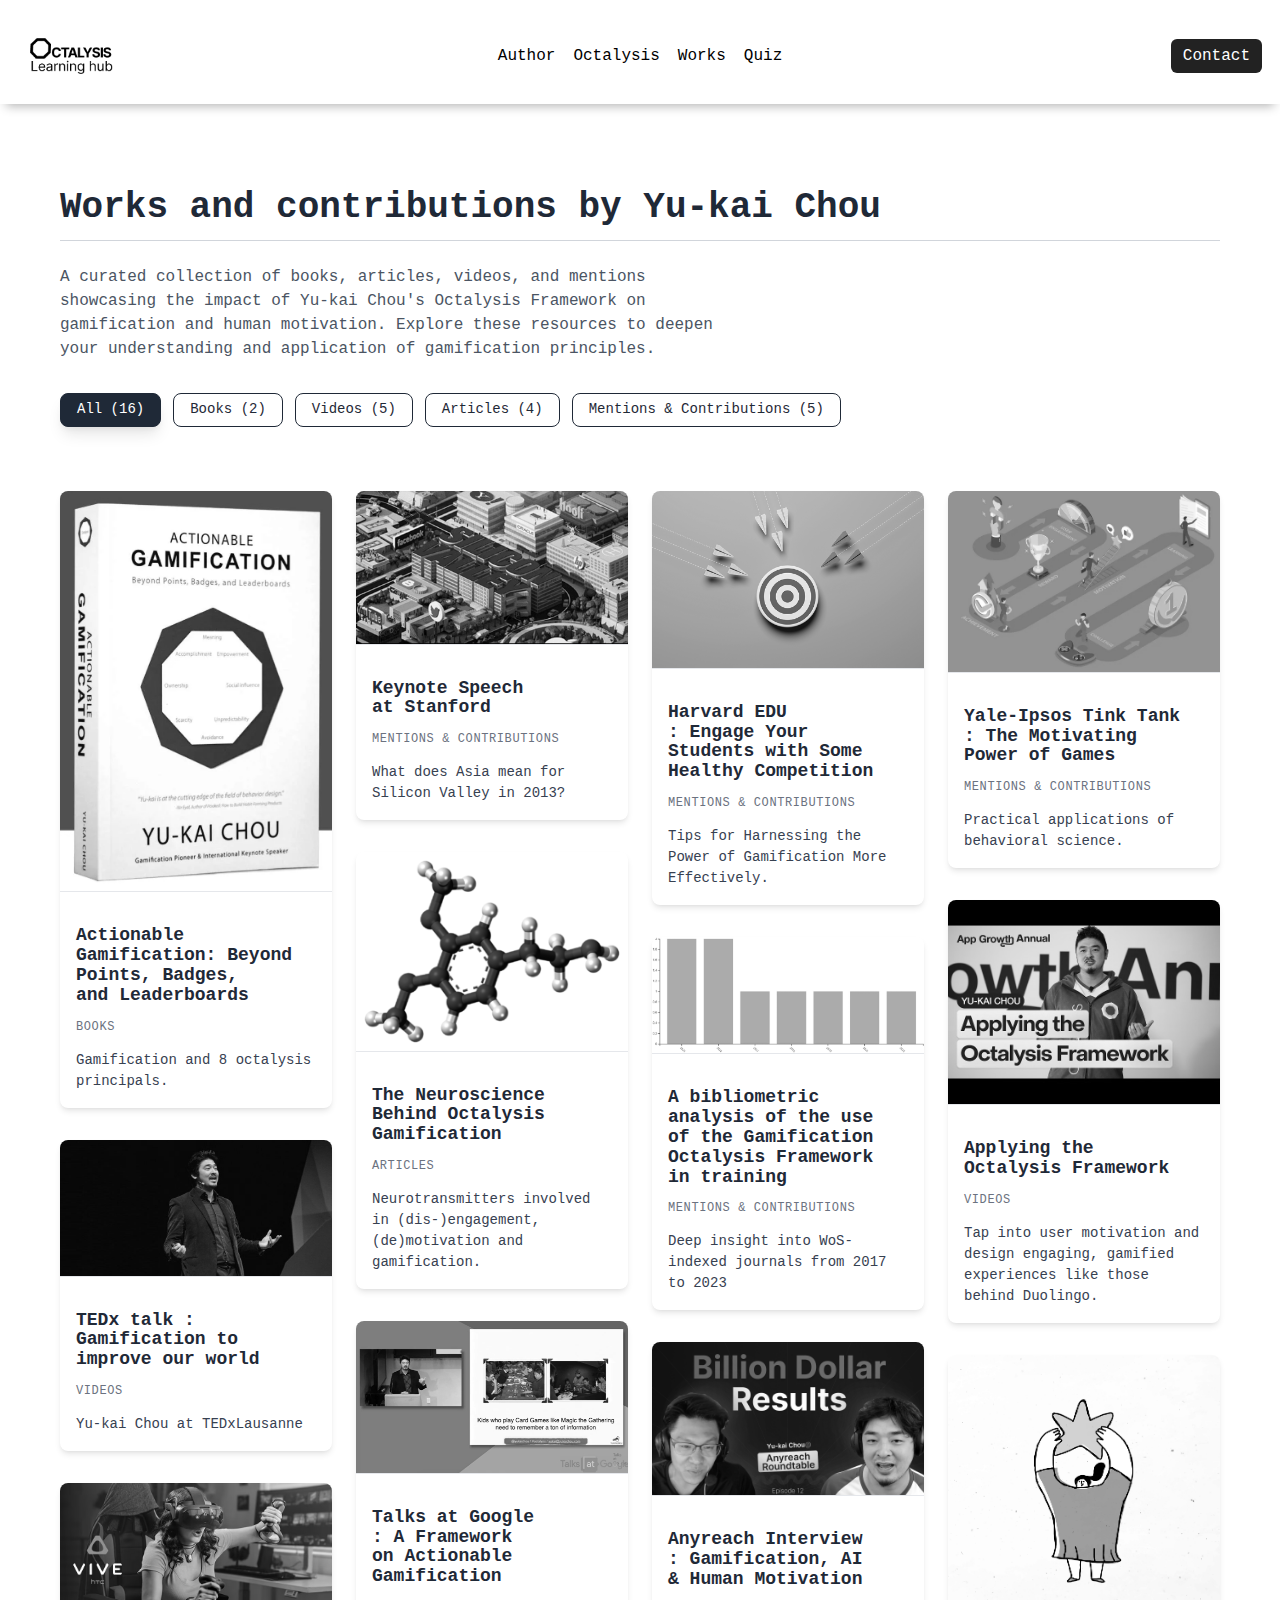
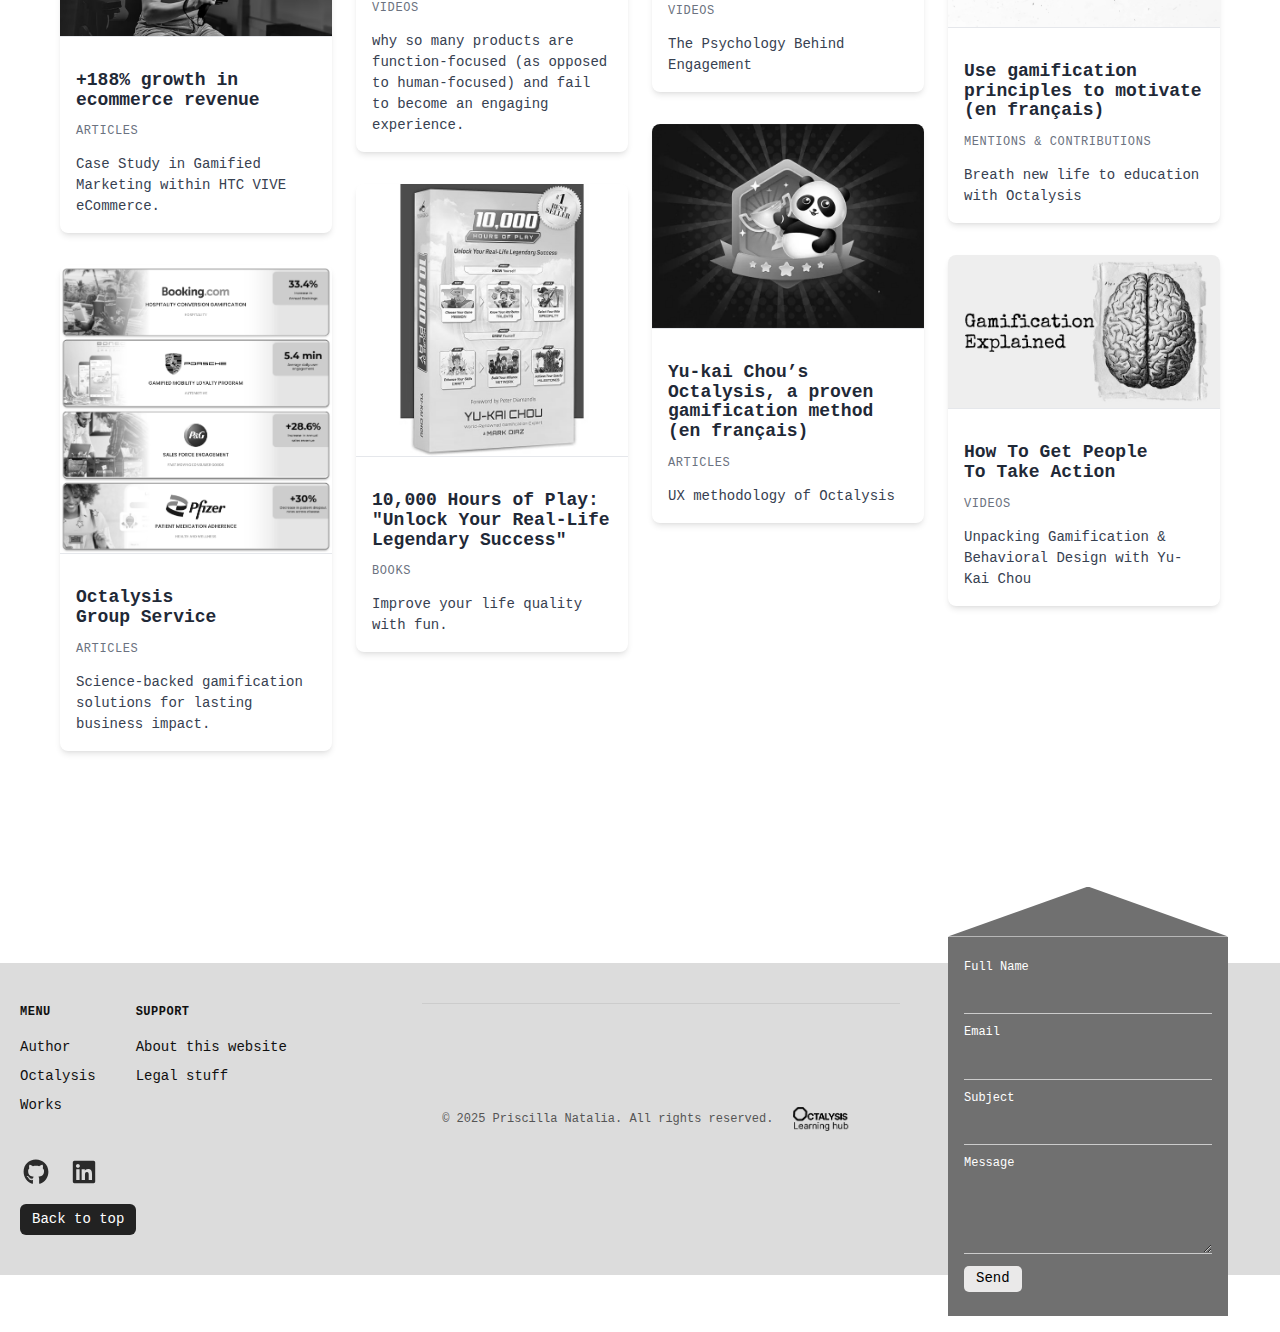
<file: mastery-3.html>
<!DOCTYPE html>
<html lang="en">
<head>
    <meta charset="UTF-8">
    <meta name="viewport" content="width=device-width, initial-scale=1.0">
    <title>Gallery of Works</title>
    <link rel="stylesheet" href="style.css">
    <link rel="stylesheet" href="reset.css">
    <link rel="icon" href="img/logo-web-octalysis.png" type="image/png">
</head>
<body> 
    <header>
        <div class="header-inner">
            <a href="index.html" class="logo">
                <img src="img/logo-octalysis.png" alt="Octalysis logo" height="36">
            </a>
            <button id="nav-toggle" class="nav-toggle" aria-expanded="false" aria-controls="main-nav" aria-label="Toggle menu">
                <span></span>
                <span></span>
                <span></span>
            </button>
            <nav id="main-nav" class="main-nav" aria-hidden="true">
                <ul class="nav-center">
                    <li><a href="mastery-1.html">Author</a></li>
                    <li><a href="mastery-2.html">Octalysis</a></li>
                    <li><a href="mastery-3.html">Works</a></li>
                    <li><a href="mastery-4.html">Quiz</a></li>
                </ul>
                
                    <li><a href="#contact" class="contact-btn">Contact</a></li>
            </nav>
        </div>
    </header>
    <main class="mg-body-padding">
        <div class="mg-container"> <!-- Using custom container class for max-width and centering -->
        
        <!-- Gallery Header and Filter Controls -->
        <div class="mg-header"> <!-- Contains all header styling -->
            <h1>
                Works and contributions by Yu-kai Chou
            </h1>
            <p>
                A curated collection of books, articles, videos, and mentions showcasing the impact of Yu-kai Chou's Octalysis Framework on gamification and human motivation. Explore these resources to deepen your understanding and application of gamification principles.    
            </p>
            <!-- Filter Buttons Container -->
            <div id="mg-filter-controls">
                
                <button 
                    data-category="All"
                    class="mg-filter-button mg-active"
                    onclick="filterGallery('All', this)">
                    All
                </button>
                <button 
                    data-category="Books"
                    class="mg-filter-button"
                    onclick="filterGallery('Books', this)">
                    Books
                </button>
                <button 
                    data-category="Videos"
                    class="mg-filter-button"
                    onclick="filterGallery('Videos', this)">
                    Videos
                </button>
                <button 
                    data-category="Articles"
                    class="mg-filter-button"
                    onclick="filterGallery('Articles', this)">
                    Articles
                </button>
                <button 
                    data-category="Mentions & Contributions"
                    class="mg-filter-button"
                    onclick="filterGallery('Mentions & Contributions', this)">
                    Mentions & Contributions
                </button>
            </div>
        </div>

        <!-- Masonry Grid Container -->
        <div id="mg-gallery" class="mg-grid">
            <!-- Gallery items will be injected here by gallery.js -->
        </div>

    </div>
    </main>
    <footer id="contact" class="pn-footer">
      <div class="pn-footer__content">
        <!-- Left side content -->
        <div class="pn-footer__left">
          <!-- Menu column -->
          <div class="pn-footer__nav-column">
            <p class="pn-footer__nav-title">menu</p>
            <ul class="pn-footer__nav-list">
              <li><a href="mastery-1.html" class="pn-footer__link">Author</a></li>
              <li><a href="mastery-2.html" class="pn-footer__link">Octalysis</a></li>
              <li><a href="mastery-3.html" class="pn-footer__link">Works</a></li>
            </ul>
          </div>

          <!-- Support column -->
          <div class="pn-footer__nav-column">
            <p class="pn-footer__nav-title">support</p>
            <ul class="pn-footer__nav-list">
              <li><a href="about.html" class="pn-footer__link">About this website</a></li>
              <li><a href="legal.html" class="pn-footer__link">Legal stuff</a></li>
            </ul>
          </div>

          <!-- Social links and back to top -->
          <div class="pn-footer__social-wrapper">
            <div class="pn-footer__social-links">
              <a href="https://github.com/Natalialalaa" target="_blank" rel="noopener noreferrer" class="pn-footer__social-link">
                <img src="img/github-brands-solid-full.svg" alt="GitHub icon" height="32">
              </a>
              <a href="https://www.linkedin.com/in/priscillanataliadev/" target="_blank" rel="noopener noreferrer" class="pn-footer__social-link">
                <img src="img/linkedin-brands-solid-full.svg" alt="LinkedIn icon" height="32">
              </a>
            </div>
            <a href="#top" class="pn-footer__back-to-top">Back to top</a>
          </div>
        </div>

      <!-- Right side - Envelope form -->
      <div class="pn-footer__form-wrapper">
        <div class="pn-footer__triangle"></div>

        <form
          class="pn-footer__form"
          action="https://formspree.io/f/mrbnvkww"
          method="POST"
        >
          <div class="pn-footer__form-group">
            <label for="fullname" class="pn-footer__label">Full Name</label>
            <input
              type="text"
              id="fullname"
              name="fullname"
              required
              class="pn-footer__input"
            >
          </div>

          <div class="pn-footer__form-group">
            <label for="email" class="pn-footer__label">Email</label>
            <input
              type="email"
              id="email"
              name="email"
              required
              class="pn-footer__input"
            >
          </div>

          <div class="pn-footer__form-group">
            <label for="subject" class="pn-footer__label">Subject</label>
            <input
              type="text"
              id="subject"
              name="subject"
              required
              class="pn-footer__input"
            >
          </div>

          <div class="pn-footer__form-group">
            <label for="message" class="pn-footer__label">Message</label>
            <textarea
              id="message"
              name="message"
              required
              class="pn-footer__textarea"
            ></textarea>
          </div>

          <!-- Optional anti-spam -->
          <input type="text" name="_gotcha" style="display:none">

          <button type="submit" class="pn-footer__submit">Send</button>
        </form>
      </div>

      <!-- Bottom bar -->
      <div class="pn-footer__bottom">
        <p class="pn-footer__copyright">&copy; 2025 Priscilla Natalia. All rights reserved.</p>
        <img src="img/logo-octalysis.png" alt="Octalysis logo" class="pn-footer__logo">
      </div>
    </footer>
    <script src="gallery.js"></script>
    <script src="nav.js" defer></script>
</body>
</html>
</file>
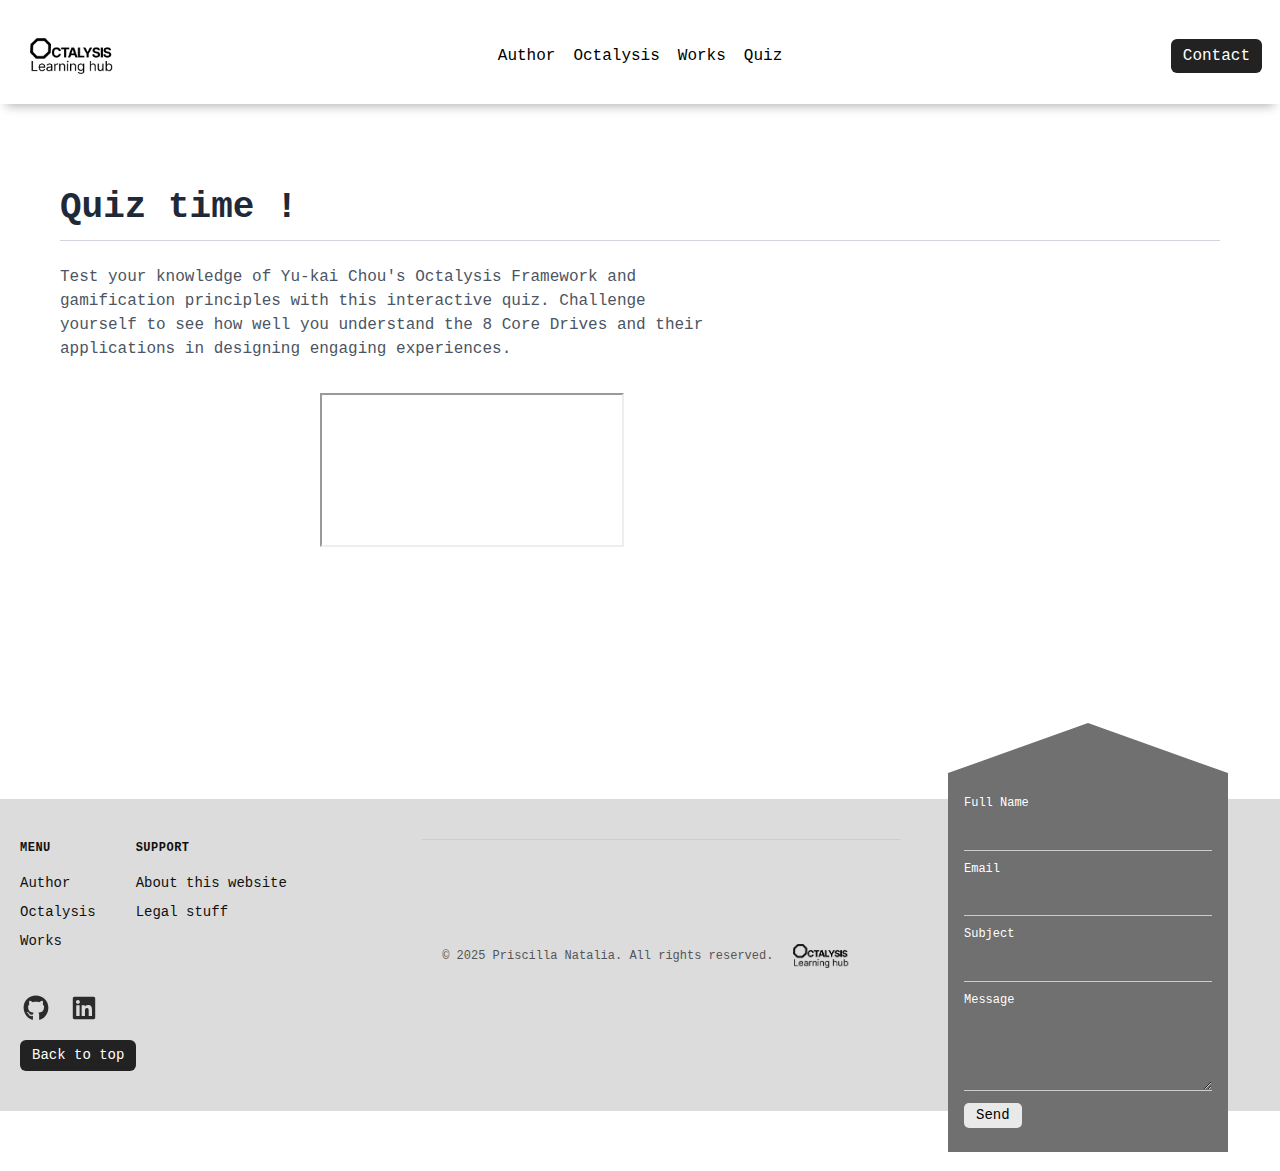
<file: mastery-4.html>
<!DOCTYPE html>
<html lang="en">
<head>
    <meta charset="UTF-8">
    <meta name="viewport" content="width=device-width, initial-scale=1.0">
    <title>Mastering Gamification</title>
    <link rel="stylesheet" href="style.css">
    <link rel="stylesheet" href="reset.css">
    <link rel="icon" href="img/logo-web-octalysis.png" type="image/png">
</head>
<body> 
    <header>
        <div class="header-inner">
            <a href="index.html" class="logo">
                <img src="img/logo-octalysis.png" alt="Octalysis logo" height="36">
            </a>
            <button id="nav-toggle" class="nav-toggle" aria-expanded="false" aria-controls="main-nav" aria-label="Toggle menu">
                <span></span>
                <span></span>
                <span></span>
            </button>
            <nav id="main-nav" class="main-nav" aria-hidden="true">
                <ul class="nav-center">
                    <li><a href="mastery-1.html">Author</a></li>
                    <li><a href="mastery-2.html">Octalysis</a></li>
                    <li><a href="mastery-3.html">Works</a></li>
                    <li><a href="mastery-4.html">Quiz</a></li>
                </ul>
                
                    <li><a href="#contact" class="contact-btn">Contact</a></li>
            </nav>
        </div>
    </header>
    <main class="mg-body-padding">
        <div class="mg-container"> 
        <div class="mg-header">
            <h1>
                Quiz time !

            </h1>
            <p>
                Test your knowledge of Yu-kai Chou's Octalysis Framework and gamification principles with this interactive quiz. Challenge yourself to see how well you understand the 8 Core Drives and their applications in designing engaging experiences.
            </p>
            <!-- Filter Buttons Container -->
            <div class="qzzr-wrapper" data-is-qzzr="true" data-rid-id="Zr7hgB4K" data-auto-scroll="true" data-is-fixed-height-enabled="false" data-bg="#fff" data-fg="#00205b" style="margin:0 auto; max-width:100%; width:640px;" ><script src="https://qzzr.com/embed/build-embedjs/embedV2.js"></script><iframe title="[From template]  Course Recap Quiz" src="https://qzzr.com/embed/a/Zr7hgB4K?lazyImages=false&staticHeight=false" allow="autoplay" referrerpolicy="strict-origin"></iframe></div>
    </div>
    </main>
    <footer id="contact" class="pn-footer">
      <div class="pn-footer__content">
        <!-- Left side content -->
        <div class="pn-footer__left">
          <!-- Menu column -->
          <div class="pn-footer__nav-column">
            <p class="pn-footer__nav-title">menu</p>
            <ul class="pn-footer__nav-list">
              <li><a href="mastery-1.html" class="pn-footer__link">Author</a></li>
              <li><a href="mastery-2.html" class="pn-footer__link">Octalysis</a></li>
              <li><a href="mastery-3.html" class="pn-footer__link">Works</a></li>
            </ul>
          </div>

          <!-- Support column -->
          <div class="pn-footer__nav-column">
            <p class="pn-footer__nav-title">support</p>
            <ul class="pn-footer__nav-list">
              <li><a href="about.html" class="pn-footer__link">About this website</a></li>
              <li><a href="legal.html" class="pn-footer__link">Legal stuff</a></li>
            </ul>
          </div>

          <!-- Social links and back to top -->
          <div class="pn-footer__social-wrapper">
            <div class="pn-footer__social-links">
              <a href="https://github.com/Natalialalaa" target="_blank" rel="noopener noreferrer" class="pn-footer__social-link">
                <img src="img/github-brands-solid-full.svg" alt="GitHub icon" height="32">
              </a>
              <a href="https://www.linkedin.com/in/priscillanataliadev/" target="_blank" rel="noopener noreferrer" class="pn-footer__social-link">
                <img src="img/linkedin-brands-solid-full.svg" alt="LinkedIn icon" height="32">
              </a>
            </div>
            <a href="#top" class="pn-footer__back-to-top">Back to top</a>
          </div>
        </div>

      <!-- Right side - Envelope form -->
      <div class="pn-footer__form-wrapper">
        <div class="pn-footer__triangle"></div>

        <form
          class="pn-footer__form"
          action="https://formspree.io/f/mrbnvkww"
          method="POST"
        >
          <div class="pn-footer__form-group">
            <label for="fullname" class="pn-footer__label">Full Name</label>
            <input
              type="text"
              id="fullname"
              name="fullname"
              required
              class="pn-footer__input"
            >
          </div>

          <div class="pn-footer__form-group">
            <label for="email" class="pn-footer__label">Email</label>
            <input
              type="email"
              id="email"
              name="email"
              required
              class="pn-footer__input"
            >
          </div>

          <div class="pn-footer__form-group">
            <label for="subject" class="pn-footer__label">Subject</label>
            <input
              type="text"
              id="subject"
              name="subject"
              required
              class="pn-footer__input"
            >
          </div>

          <div class="pn-footer__form-group">
            <label for="message" class="pn-footer__label">Message</label>
            <textarea
              id="message"
              name="message"
              required
              class="pn-footer__textarea"
            ></textarea>
          </div>

          <!-- Optional anti-spam -->
          <input type="text" name="_gotcha" style="display:none">

          <button type="submit" class="pn-footer__submit">Send</button>
        </form>
      </div>

      <!-- Bottom bar -->
      <div class="pn-footer__bottom">
        <p class="pn-footer__copyright">&copy; 2025 Priscilla Natalia. All rights reserved.</p>
        <img src="img/logo-octalysis.png" alt="Octalysis logo" class="pn-footer__logo">
      </div>
    </footer>
    <script src="gallery.js"></script>
    <script src="nav.js" defer></script>
</body>
</html>
</file>
<file: style.css>
#oct-container {
/*display:flex;
justify-content:center;
align-items:center;
width:100%;
height:100vh;*/
--oct-size:360px;
}

.core-drive-image  {
    max-height: 16rem;
}

.arrow {
    font-size: 3rem;
    margin-top: 15px;
    color: red;
    animation: float 1s infinite;
}

@keyframes float {
  0%, 100% {
    transform: translateY(0); /* Start position */
  }
  50% {
    transform: translateY(-10px); /* Move 10 pixels up */
  }
}

#oct-container svg {
    width:var(--oct-size);
    height:var(--oct-size);
}

@media (max-width:640px){
    #oct-container {
        --oct-size:unset;
    }
    .main-container {
        gap: unset;
    }
}

.slice-group{transform-origin:100px 100px;transition:transform .18s ease}
.slice-path{cursor:pointer;stroke:#333;stroke-width:0.8;fill:#fff}
.flash{filter:drop-shadow(0 8px 24px rgba(255,255,255,0.08));transform:scale(1.06)}
.slice-img{pointer-events:none}
.slice-path:focus{outline:none}

/* --- Header and responsive hamburger menu --- */
.header-inner{display:flex;align-items:center;justify-content:space-between;gap:12px;padding:30px;    max-width: 100rem;
    margin-left: auto;
    margin-right: auto;box-shadow: 0 8px 10px -6px rgba(0, 0, 0, 0.3);}
.logo img{display:block;height:36px}

.nav-toggle{display:flex;flex-direction:column;justify-content:space-between;align-items:center;width:34px;height:24px;padding:4px;border:0;background:transparent;cursor:pointer}
.nav-toggle span{display:block;width:20px;height:3px;border-radius:3px;transition:transform .18s ease,opacity .12s ease;background:#111;transform-origin:center}

/* small animation for hamburger -> X when open (symmetrical) */
.nav-toggle.open span:nth-child(1){transform:translateY(6px) rotate(45deg);background:#111}
.nav-toggle.open span:nth-child(2){opacity:0;background:#111}
.nav-toggle.open span:nth-child(3){transform:translateY(-6px) rotate(-45deg);background:#111}
.main-nav{
    position:absolute;
    right:0;
    top:96px;
    bottom:0;
    width:70vw;
    background:#fff;
    padding:16px;
    border-radius:0;
    display:none;
    z-index:200;
    box-shadow: 0 12px 30px rgba(0,0,0,0.22);
    overflow:auto;
}
.main-nav ul{
    list-style:none;margin:0;padding:0;display:flex;gap:6px;flex-direction:column}
.main-nav a{
    color:#111;text-decoration:none;padding:8px 10px;border-radius:6px;display:block}
.main-nav a:hover{
    background:rgba(0,0,0,0.06)}

.contact-btn{display:block;color:#fcfcfc;text-decoration:none;padding:8px 10px;border-radius:6px;background:transparent}
.contact-btn:hover{background:rgba(0,0,0,0.06)}
.main-nav.open{display:block}

@media (min-width:640px){
    .main-nav ul{flex-direction:row}
    .nav-toggle{display:none;}
    .header-inner{position:relative}
    .main-nav{position:static;display:block;background:transparent;padding:0;box-shadow:none;width:auto}
    /* center the three items in the header */
    .main-nav .nav-center{position:absolute;left:50%;top:50%;transform:translate(-50%,-50%);display:flex;gap:18px}
    .main-nav .nav-center li{list-style:none}
    .main-nav a{padding:0}
    /* place contact as a right-aligned button in the header */
    a.contact-btn{position:absolute;right:18px;top:50%;transform:translateY(-50%);padding:5px 12px;background:#222222;color:#fff;border-radius:6px}
    a.contact-btn:hover{background:rgba(255, 255, 255, 0.06); border: #222222 solid 1px; color:#222222  ;}
}

/* ensure hamburger + X are black on small screens */
@media (max-width:639px){
    .nav-toggle span{background:#111}
    .nav-toggle.open span{background:#111}
}

/* Force visibility in case of overrides or caching: make lines full-width, set z-index */
@media (max-width:639px){
    .nav-toggle{z-index:600}
    .nav-toggle span{background-color:#111 !important;width:20px !important;display:block}
    .nav-toggle.open span{background-color:#111 !important}
}

*{
    font-family: 'IBM Plex Mono', monospace;
}

h1{
    font-size:32px;
    margin-bottom:24px;
    font-weight:bold;
}

h2{
    font-size:24px;
    margin-bottom:16px;
    font-weight:bold;
}   

section {
    max-width: 80rem;
    margin-left: auto;
    margin-right: auto;
}

main {
    padding: 60px;
}

body{
    max-width: 100rem;
    margin-left: auto;
    margin-right: auto;
}

.circle-btn{
    color:#111;
    text-decoration: none;
}

.circle-btn p:first-child{
    font-size:16px;
    font-weight:bold;
    margin: unset;
}
.circle-btn p:last-child{
    font-size:14px;
    margin: unset;
    max-width: 120px;
}

.circle {
    margin-bottom: 0px;
}

@media screen and (min-width: 640px) {
.circle{
    margin: 30px 0;
}
    
}

.sub-text p{
    font-size:16px;
    margin-bottom:16px;
    line-height:1.5;
    color:#333;
    max-width: 70%;
    text-wrap: balance
}

.head-content{
    display: flex;
    flex-direction:  row;
    align-items:normal;
    justify-content: space-between;
}

@media screen and (max-width: 640px) {
.head-content{
    display: flex;
    flex-direction: column;
    align-items:normal;
    }
}
.head-content h1{
    font-weight: normal;
    max-width: 400px;
}

.head-content h1 .text-style-1{
    color:#ff6f61;
    font-weight: bold;
    font-style: italic;
}

.head-content h1 .text-style-2{
    color:#6b5b95;
    font-weight: bold;
}
/* --- New circle button --- */
.main-cat-caption{
    margin: 0;
    width: 100px;
    text-align: center;
    text-wrap: balance;
    line-height: 1.2;
    font-weight: bold;
    padding: 10px;
}

.main-cat{
    display:flex;
    flex-direction: row;
    flex-wrap:wrap;
    justify-content:center;
    align-items:center; /* center items horizontally */
    width:100%;
    padding:24px;
}

.line-long {
  width: 50px;
  height: 1px;
  background-color: #111;
}

.line-short {
  width: 20px;
  height: 1px;
  background-color: #111;
}

@media (max-width: 640px) {
  .main-cat {
    flex-direction: column;
  }
  .line-long {
    width: 1px;
    height: 50px;
    background-color: #111;
  }
  .line-short {
  width: 1px;
  height: 20px;
  background-color: #111;
}
}


.circle-btn {
    position: relative;
    width: 150px;
    height: 150px;
    border-radius: 50%;
    background: #eee;
    display: flex;
    flex-direction: column;
    justify-content: center;
    align-items: center;
    font-size: 10px;
    text-align: center;
    cursor: pointer;
    color: #111;
    text-decoration: none;
    overflow: hidden; /* important for ripple clipping */
    transition: background 0.3s ease;
}

/* Ripple element */
.circle-btn::before {
    content: "";
    position: absolute;
    width: 10px;
    height: 10px;
    background: red;
    opacity: 0.5;
    border-radius: 50%;
    transform: scale(0);
    pointer-events: none;
    transition: transform 0.6s ease, opacity 0.8s ease;
}

/* Trigger ripple on hover or active */
.circle-btn:hover::before,
.circle-btn:active::before {
    transform: scale(20); /* expand to fill the circle */
    opacity: 0; /* fade out while expanding */
}

/* Optional: red background fill after ripple */
.circle-btn:hover {
    background: #ffcccc;
}




/* mastery 2 page */
.core-drive-labels {
    display: flex;
    gap: 10px;
    font-size: 14px;
    font-weight: bold;
}
.core-content img {
    margin: 30px 0;
}

.core-content  {
  max-width: 42rem;
}

.core-title {
    margin: unset;
}
.main-container {
    display: flex;
    flex-direction: row;
    gap: 3rem;
}
@media screen and (max-width: 800px) {
    .main-container {
        flex-direction: column;
    }
}


.label-brain, .label-hat {
    padding: 5px 10px;
    border-radius: 15px;
    margin: 10px 0;
}

.black {
    color: #ffffff; 
    background-color: #000000;
    border: #f0fdf4;
}
.white {
    color: #000000; 
    background-color: #ffffff;
    border: 1px solid black;
}
.left {
    color: #1e90ff; 
    background-color: #e9faff;
    border: 1px solid #002f5e;
}
.right {
    color: #ffa500; 
    background-color: #fffeea;
    border: 1px solid #744c00;
}

.core-title {
    font-size: 20px;
    font-weight: bold;
}

/*front page*/
.head-gifs {
    display: flex;
    justify-content: space-between;
    align-items: center;
    margin: 60px 0;

}

.head-gif-2 {
    width: 100%;
    max-width: 300px;
    height: auto;
}

.head-gif-1 {
    width: 50px;
    height: auto; 
    position: relative;
    left: -30px;
    bottom: 50px; ;
}



.leaderboards-container {
    display: flex;
    justify-content: center;
}

.leaderboards {
    display: flex;
    flex-direction: row;
    gap: 20px;
    overflow-x: auto;
    overflow-y: hidden;
}

.leaderboard {
    padding:10px 20px;
    border: 2px solid #e2e2e2;
    color: #000000;
    border-radius: 12px;
}
.yukai-profile {
    max-width: max-content;
    display: flex;
    align-items: center;
    flex-direction: row;
    background-color: #1a1a1a;
    border-radius: 150px 5px 5px 15px;
    padding: 30px;
}

@media screen and (max-width: 640px) {
    .yukai-profile {
        flex-direction: column;
    }
}

.yukai-photo {

    flex-shrink: 0;
    width: 150px;
    height: 150px;
}

.yukai-bio {
    max-width: 600px;
    line-height: 1.5;
    color: #ffffff;

}


/*gallery*/

/* Responsive Padding for 60px margin requirement */
.mg-body-padding {
    padding: 1rem; /* p-4 default */
}
@media (min-width: 768px) { /* md breakpoint */
    .mg-body-padding { padding: 3rem; } /* p-12 */
}
@media (min-width: 1024px) { /* lg breakpoint (60px) */
    .mg-body-padding { padding: 60px; } 
}

/* Main Container */
.mg-container {
    max-width: 80rem; /* Equivalent to max-w-7xl */
    margin-left: auto;
    margin-right: auto;
}

/* Header Styles */
.mg-header {
    margin-bottom: 2.5rem; /* mb-10 default */
}
@media (min-width: 1024px) { /* lg breakpoint */
    .mg-header { margin-bottom: 4rem; } /* lg:mb-16 */
}

.mg-header h1, .sub-text h1{
    font-size: 2.25rem; /* text-4xl */
    line-height: 2.5rem;
    font-weight: 800; /* font-extrabold */
    color: #1f2937; /* gray-900 */
    margin-bottom: 1.5rem; /* mb-6 */
    border-bottom: 1px solid #d1d5db; /* border-gray-300 */
    padding-bottom: 0.75rem; /* pb-3 */
}

.mg-header p, .sub-text p {
    color: #4b5563; /* gray-600 */
    margin-bottom: 2rem; /* mb-8 */
    max-width: 42rem; /* max-w-2xl */
}

/* Filter Controls (mg-filter-controls) */
#mg-filter-controls {
    display: flex; /* flex */
    flex-wrap: wrap; /* flex-wrap */
    gap: 0.75rem; /* gap-3 */
}

.mg-filter-button {
    transition: all 0.2s ease;
    border: 1px solid #1f2937; /* gray-900 */
    background-color: white;
    color: #1f2937; /* gray-900 */
    font-weight: 500; /* font-medium */
    padding: 0.5rem 1rem; /* px-4 py-2 */
    border-radius: 0.5rem; /* rounded-lg */
    font-size: 0.875rem; /* text-sm */
    cursor: pointer;
}
.mg-filter-button:hover {
    background-color: #f3f4f6; /* gray-100 */
}

.mg-filter-button.mg-active {
    background-color: #1f2937; /* gray-900 */
    color: white;
    /* shadow-lg */
    box-shadow: 0 10px 15px -3px rgba(0, 0, 0, 0.1), 0 4px 6px -2px rgba(0, 0, 0, 0.05); 
}

/* Masonry Grid Layout (mg-grid) */
.mg-grid {
    column-count: 1;
    column-gap: 1.5rem; 
}
@media (min-width: 640px) { .mg-grid { column-count: 2; } } /* sm */
@media (min-width: 1024px) { .mg-grid { column-count: 3; } } /* lg */
@media (min-width: 1280px) { .mg-grid { column-count: 4; } } /* xl */

/* Gallery Item Card (mg-item) */
.mg-item {
    
    display: inline-block;
    width: 100%;
    margin-bottom: 1.5rem; 
    break-inside: avoid; /* Key to Masonry layout */
    
    /* Card appearance */
    border-radius: 0.5rem; /* rounded-lg */
    overflow: hidden;
    background-color: white;
    box-shadow: 0 4px 6px -1px rgba(0, 0, 0, 0.1), 0 2px 4px -2px rgba(0, 0, 0, 0.06); /* shadow-xl */
    
    /* Hover effects */
    transition: all 0.3s ease; /* transition duration-300 */
}
.mg-item:hover {
    box-shadow: 0 20px 25px -5px rgba(0, 0, 0, 0.1), 0 10px 10px -5px rgba(0, 0, 0, 0.04); /* shadow-2xl */
    transform: translateY(-0.25rem); /* hover:-translate-y-1 */
}
.mg-link {
    text-decoration: none; 

}

/* Image Styling (mg-image) */
.mg-image {
    width: 100%; /* w-full */
    height: auto; /* h-auto */
    object-fit: cover;
    
    /* B&W Filter */
    filter: grayscale(100%);
    transition: filter 0.3s ease;
}
.mg-image:hover {
    filter: grayscale(20%); /* Subtle color on hover */
}

/* Card Content Details (mg-card-content) */
.mg-card-content {
    padding: 1rem; /* p-4 */
    border-top: 1px solid #e5e7eb; /* border-t border-gray-200 */
}

.mg-card-content h3 {
    font-size: 1.125rem; /* text-lg */
    font-weight: 600; /* font-semibold */
    color: #1f2937; /* gray-900 */
    margin-bottom: 0.25rem; /* mb-1 */
}

.mg-card-content .mg-category {
    font-size: 0.75rem; /* text-xs */
    font-family: monospace;
    color: #6b7280; /* gray-500 */
    text-transform: uppercase;
    letter-spacing: 0.05em; 
    margin-bottom: 0.5rem; /* mb-2 */
}

.mg-card-content .mg-description {
    font-size: 0.875rem; /* text-sm */
    color: #374151; /* gray-700 */
}

/* --- timeline--- */
/* Container for overall look */
.timeline-container {
    max-width: 600px;
    margin: 20px;
    font-family: Arial, sans-serif;
}

/* Remove default list styling */
.timeline {
    list-style: none;
    padding: 0;
    margin: 0;
}

.timeline-item {
    position: relative; /* Allows marker to be positioned relative to the item */
    padding: 10px 0 10px 40px; /* Space for the line and marker */
    margin-bottom: 20px;
}

/* ----------------------------------- */
/* 1. Creating the Vertical Line */
/* ----------------------------------- */

.timeline-group {
    /* Use the group to hold the main vertical line */
    position: relative;
}

.timeline-group::before {
    content: '';
    position: absolute;
    top: 0;
    left: 10px; /* Adjust this to control the line's position */
    bottom: 0;
    width: 2px; /* Thickness of the line */
    background: #ccc; /* Color of the line */
}

/* ----------------------------------- */
/* 2. Styling the Headers */
/* ----------------------------------- */

/* Position the H4 headers slightly to the left of the content but to the right of the line */
.timeline-group h4 {
    position: relative;
    z-index: 10;
    margin-bottom: 5px;
    padding-left: 40px; /* Adjust padding to separate it from the line/marker */
    text-decoration: underline;
}

/* Add a marker for the H4 itself, similar to the image */


/* ----------------------------------- */
/* 3. Creating the Circular Markers */
/* ----------------------------------- */

.timeline-marker {
    position: absolute;
    left: 4px; /* Adjust (left: 10px - 6px/2) to center on the vertical line */
    top: 15px; /* Vertically align with the start of the list item text */
    width: 12px;
    height: 12px;
    border-radius: 50%;
    background: black; /* Color of the marker */
    z-index: 5; /* Ensure marker sits above the line */
}

/* Ensure the text lines up neatly */
.timeline-item p {
    margin: 0;
    line-height: 1.4;
}

.social-media-list{
    list-style: none;
    display: flex;
    gap: 20px;
    flex-wrap: wrap;
} 

.social-media-list li a{
    text-decoration: none;
    color: #191919;
    font-weight: bold;
}

.social-media-list li a:hover{
    text-decoration: underline;
}

/* --- Head gifs adjustments --- */
.social-media-list li > *{
    font-size: 14px;
    display: flex;
    align-items: center;
    background-color: #dcdcdc;

    padding: 5px 10px;
    flex-direction: row;
}

/* core content  */

.core-content {
    padding: 0;
}

.initial-text {
    /**/
    background-color: #f3f4f6;
        padding: 0.5rem;
    border-radius: 0.25rem;
}



.placeholder-text {
    color: #6b7280; /* text-gray-500 */
    font-weight: 500;
}

.core-content p {
    margin-bottom: 1rem;
}

.examples-container {
    border-top: 1px solid #e5e7eb;
    padding-top: 1rem;
}

.examples-heading {
    font-size: 1.25rem;
    font-weight: 600;
    margin-bottom: 0.75rem;
    color: #374151;
}

.example-item {
    margin-bottom: 0.5rem;
    padding: 0.5rem;
    border-radius: 0.25rem;
}

.example-item strong a {
    color: #4f46e5;
    text-decoration: none;
}
.example-item strong a:hover {
    color: #3730a3;
}

.example-item p {
    font-size: 0.875rem;
    color: #4b5563;
    margin-bottom: 0;
}

/* Dynamic Example Backgrounds for Hat types */
.white-hat-example {
    background-color: #f0fdf4; /* Light green */
}
.dark-hat-example {
    background-color: #fef2f2; /* Light red */
}


.pn-footer {
  font-size: 14px;
  color: #101010;
  position: relative;
  margin-top: 80px;
}

.pn-footer__content {
  display: flex;
  flex-direction: column;
  background-color: #dcdcdc;
  padding: 40px 20px;
  position: relative;
}

.pn-footer__left {
  display: flex;
  flex-wrap: wrap;
  gap: 40px;
}

.pn-footer__nav-column {
  display: flex;
  flex-direction: column;
  gap: 8px;
}

.pn-footer__nav-title {
  font-weight: 600;
  text-transform: uppercase;
  font-size: 12px;
  letter-spacing: 0.5px;
  margin: 0 0 8px 0;
}

.pn-footer__nav-list {
  list-style: none;
  padding: 0;
  margin: 0;
  display: flex;
  flex-direction: column;
  gap: 8px;
}

.pn-footer__link {
  color: #101010;
  text-decoration: none;
  transition: color 0.2s ease;
}

.pn-footer__link:hover {
  color: #555;
  text-decoration: underline;
}

.pn-footer__social-wrapper {
  display: flex;
  flex-direction: column;
  gap: 16px;
}

.pn-footer__social-links {
  display: flex;
  gap: 16px;
}

.pn-footer__social-link {
  opacity: 0.8;
  transition: opacity 0.2s ease;
}

.pn-footer__social-link:hover {
  opacity: 1;
}

.pn-footer__back-to-top {
    padding: 5px 12px;
    background: #222222;
    color: #fff;
    border-radius: 6px;
    width: fit-content;
    text-decoration: none;
}

.pn-footer__back-to-top:hover {
  background-color: #333;
}

.pn-footer__form-wrapper {
  margin-top: 32px;
  order: 1;
}

.pn-footer__triangle {
  width: 100%;
  height: 50px;
  background-color: rgb(112, 112, 112);
  clip-path: polygon(50% 0%, 100% 100%, 0% 100%);
  margin: 0;
  padding: 0;
  display: block;
}

.pn-footer__form {
  background-color: rgb(112, 112, 112);
  padding: 24px 16px;
  display: flex;
  flex-direction: column;
  gap: 12px;
}

.pn-footer__form-group {
  display: flex;
  flex-direction: column;
  gap: 4px;
}

.pn-footer__label {
  font-size: 12px;
  color: #fff;
}

.pn-footer__input,
.pn-footer__textarea {
  width: 100%;
  padding: 10px;
  border: none;
  border-bottom: 1px solid #ccc;
  background-color: transparent;
  color: #fff;
  font-size: 14px;
  box-sizing: border-box;
}

.pn-footer__input:focus,
.pn-footer__textarea:focus {
  outline: none;
  border-bottom-color: #fff;
}

.pn-footer__input::placeholder,
.pn-footer__textarea::placeholder {
  color: rgba(255, 255, 255, 0.6);
}

.pn-footer__textarea {
  min-height: 80px;
  resize: vertical;
}

.pn-footer__submit {
    padding: 5px 12px;
    border-radius: 5px ;
    background: #eae9e9;
    width: fit-content;
    border: none;
}

.pn-footer__submit:hover {
  background-color: #a2a2a2;
  cursor: pointer;
  color: #fff;
  border: none;
}

.pn-footer__bottom {
  display: flex;
  justify-content: space-between;
  align-items: center;
  padding: 12px 20px;
  border-top: 1px solid #ccc;
  font-size: 12px;
  color: #555;
  background-color: #dcdcdc;
}

@media (min-width: 1024px) {
.pn-footer__bottom {
    justify-content: flex-start;
}
}

.pn-footer__copyright {
  margin: 0;
}

.pn-footer__logo {
  height: 24px;
  padding: 0 20px
}

@media (min-width: 1024px) {
  .pn-footer {
    margin-top: 120px;
  }

  .pn-footer__content {
    flex-direction: row;
    padding-right: 380px;
    min-height: 14rem;
  }

  .pn-footer__left {
    flex: 1;
  }

  .pn-footer__form-wrapper {
    position: absolute;
    right: 32px;
    top: 0;
    transform: translateY(-96px);
    width: 320px;
    margin-top: 0;
    order: 0;
    z-index: 10;
    padding: 20px;
}
}

a[href="#contact"] {
    list-style: none;
    text-decoration: none;
}
</file>
